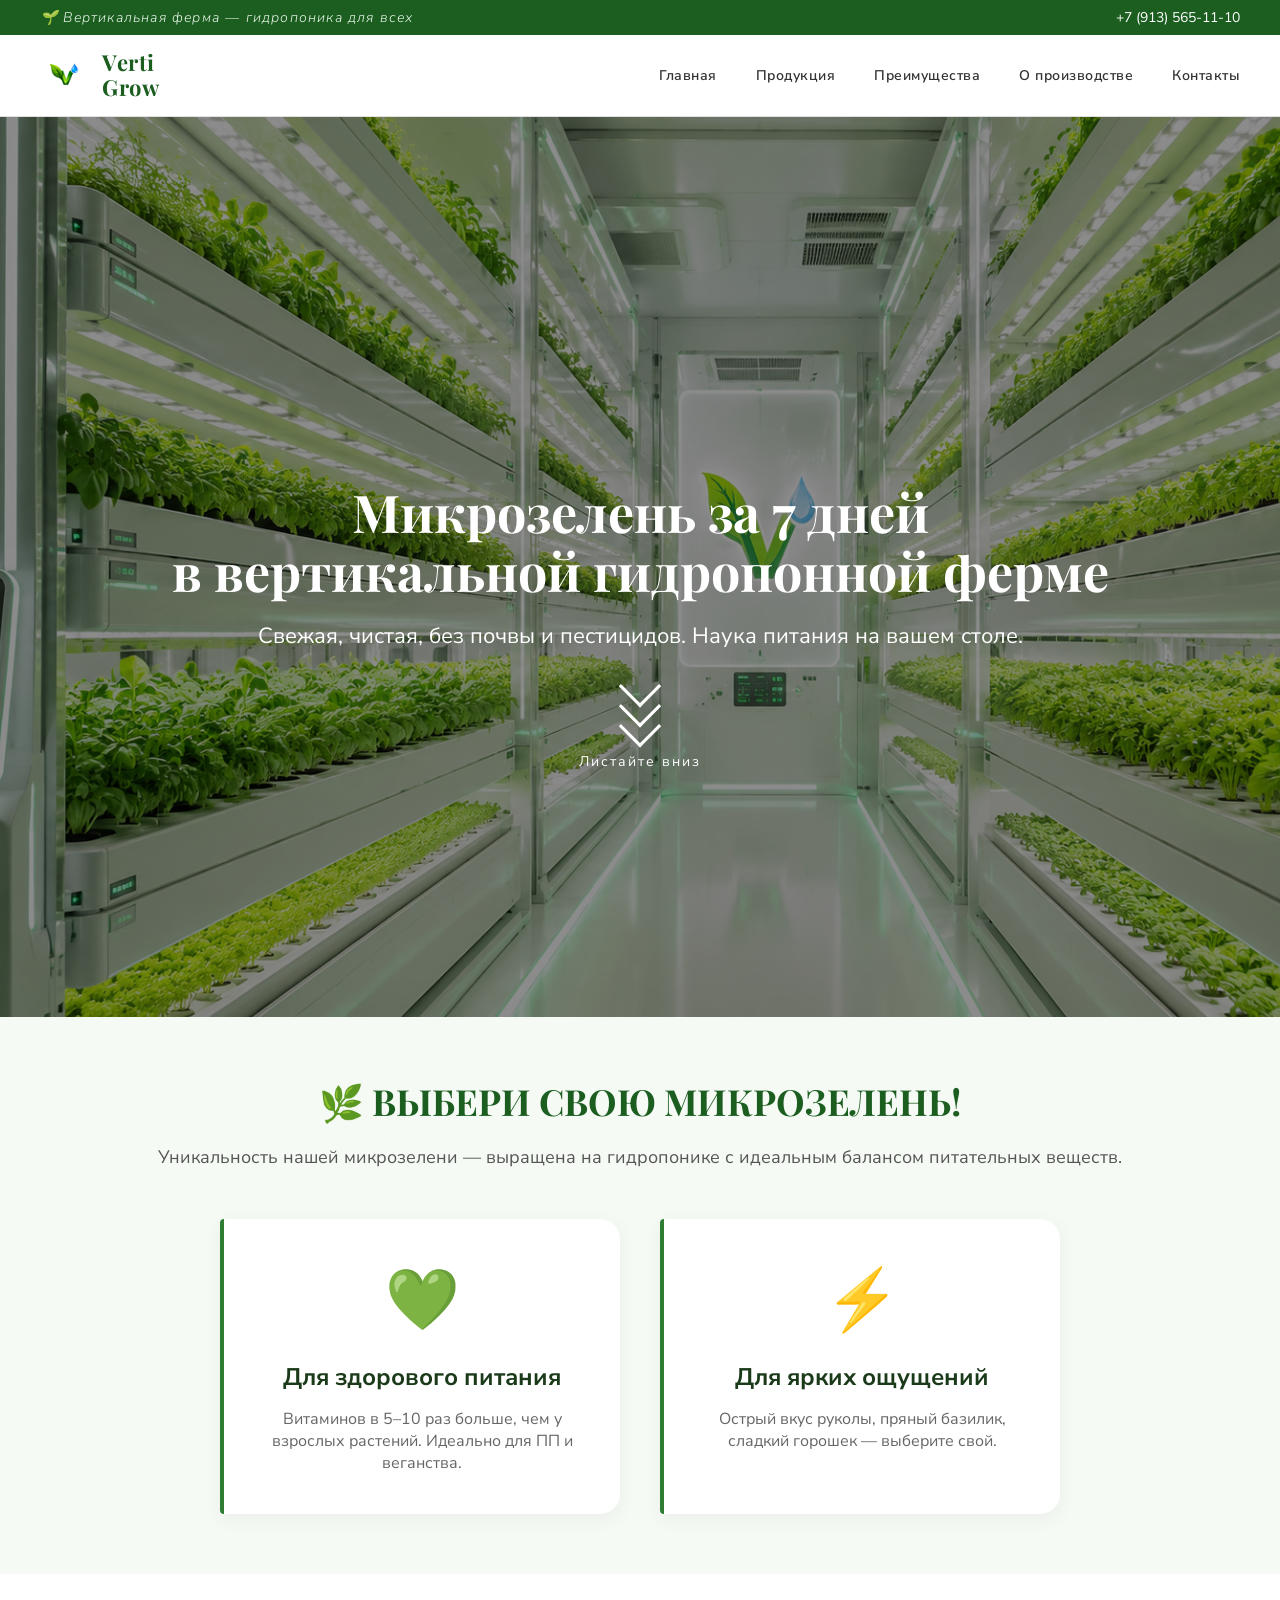
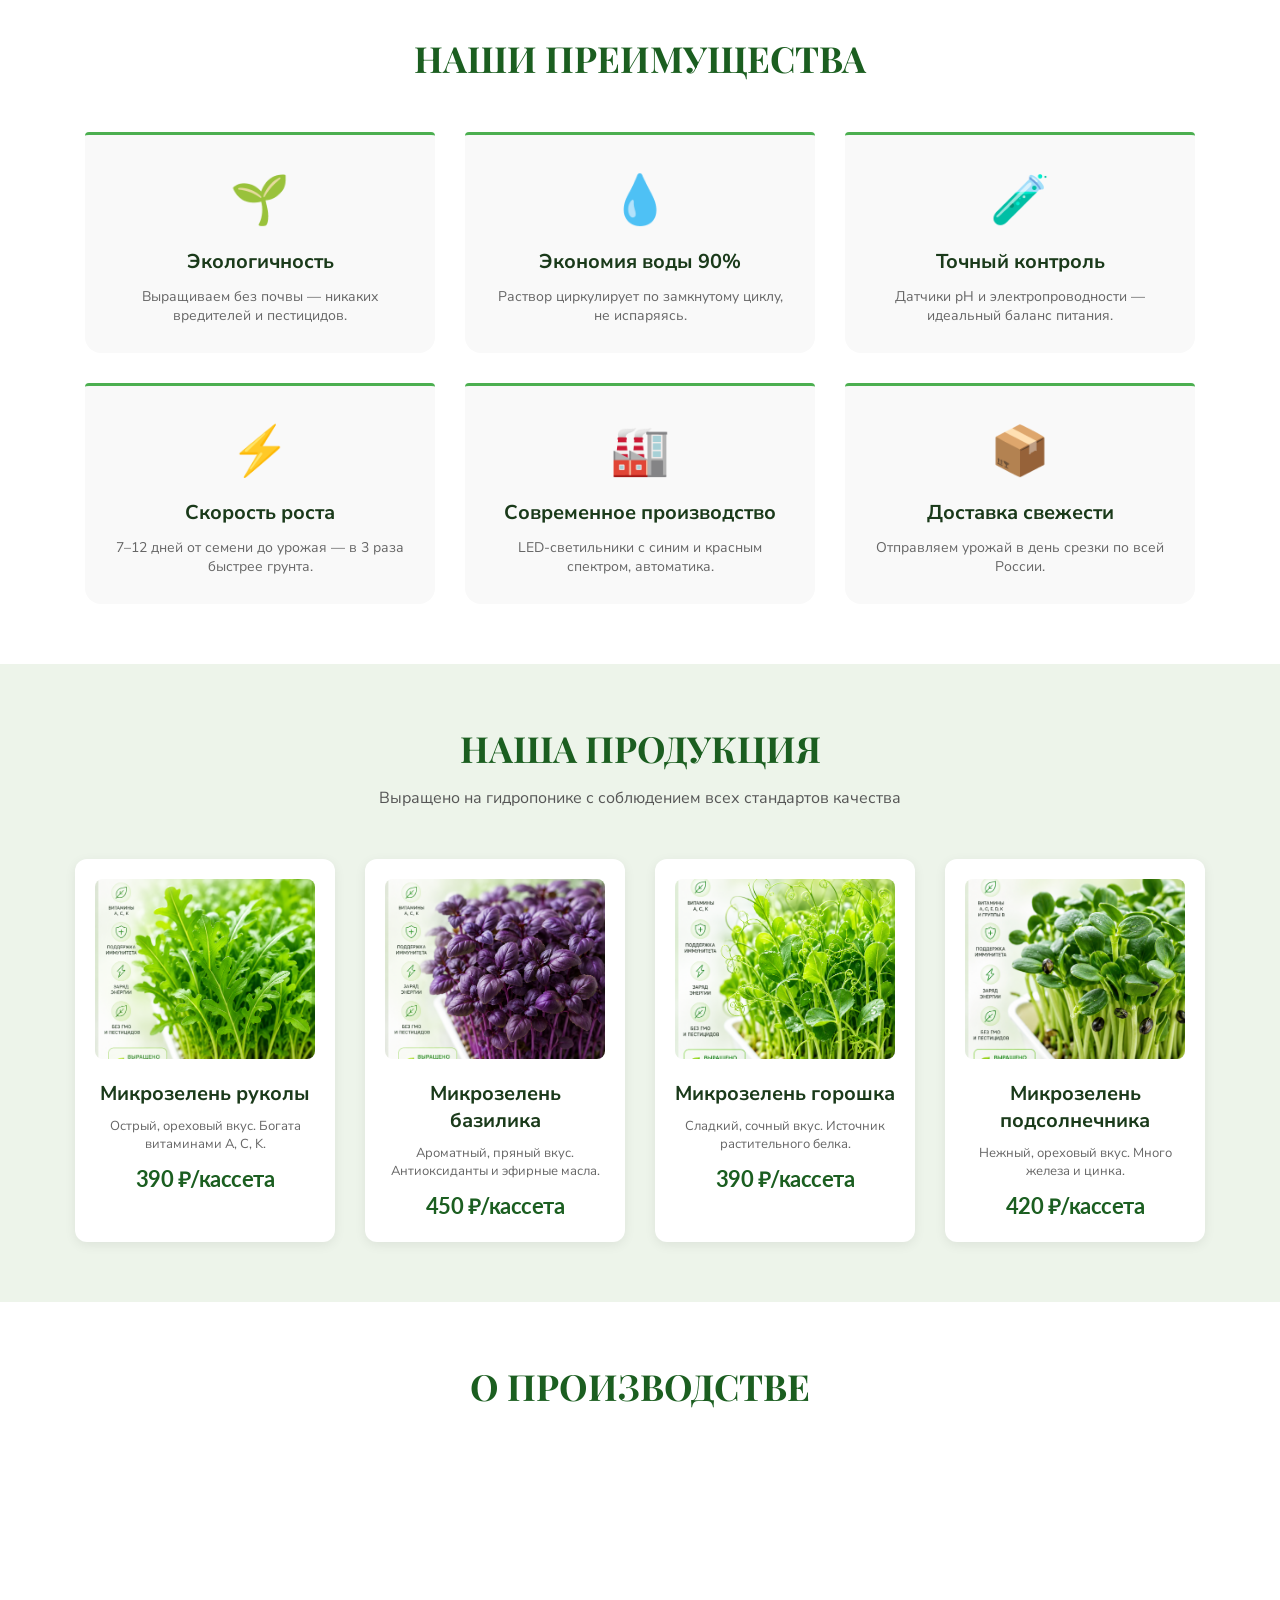
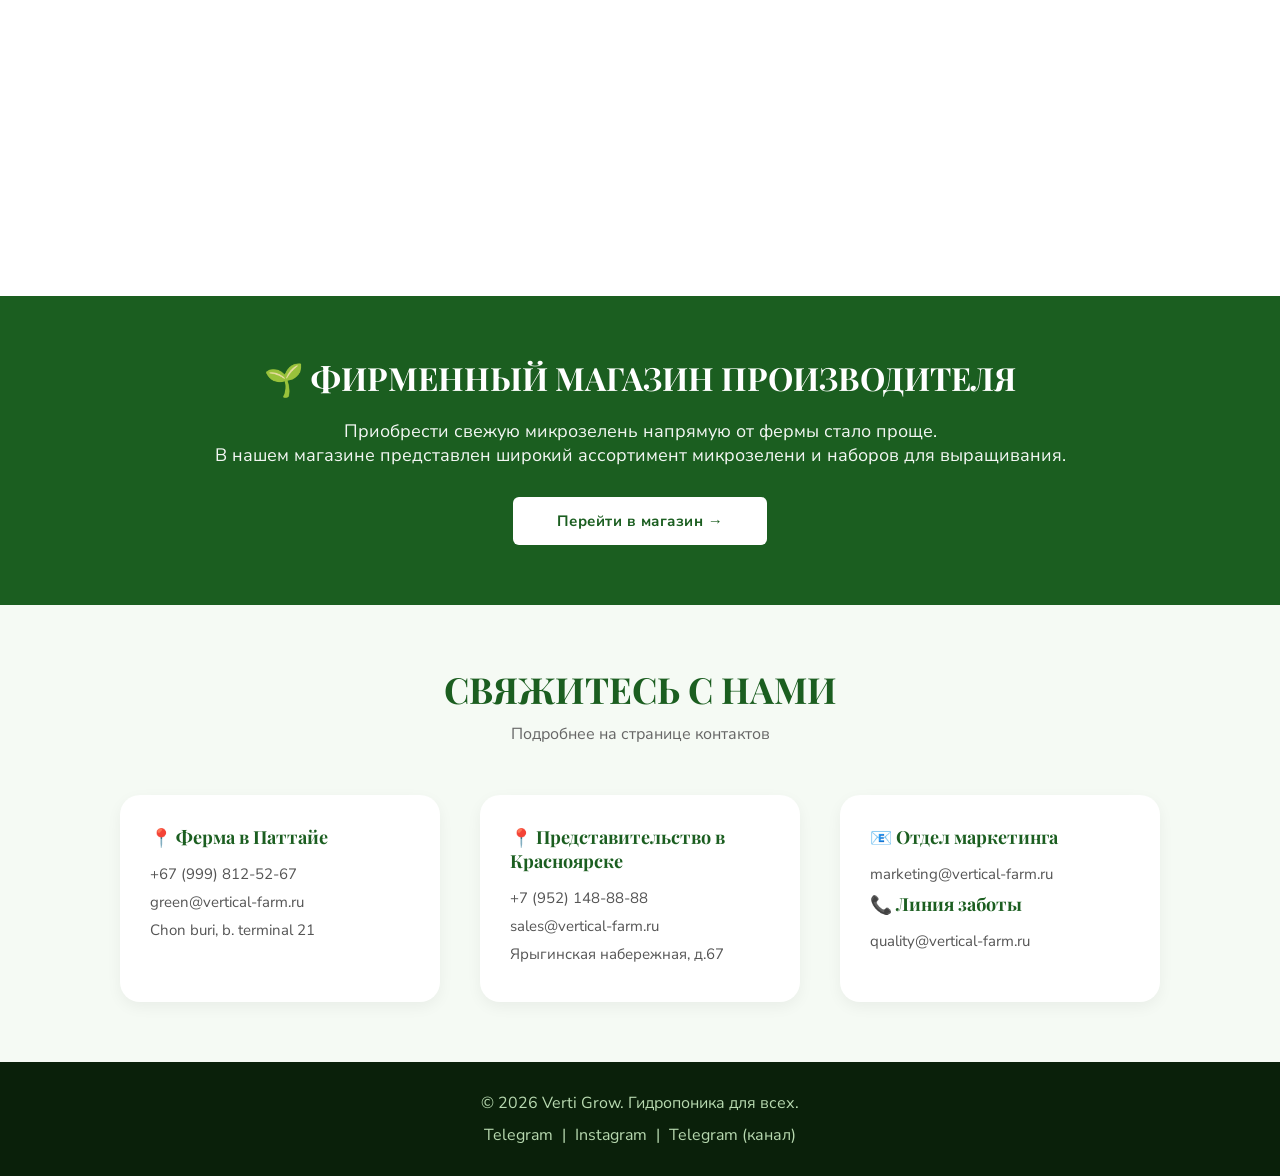
<file: index.html>
<!DOCTYPE html>
<html lang="ru">
<head>
    <meta charset="UTF-8">
    <title>Verti grow | Главная</title>
    <link rel="preconnect" href="https://fonts.googleapis.com">
    <link rel="preconnect" href="https://fonts.gstatic.com" crossorigin>
    <link href="https://fonts.googleapis.com/css2?family=Nunito+Sans:ital,opsz,wght@0,6..12,300;0,6..12,400;0,6..12,600;0,6..12,700;1,6..12,300&family=Playfair+Display:wght@600;700&family=Lato:wght@400;700&display=swap" rel="stylesheet">
    <link rel="stylesheet" href="style.css">
</head>
<body>

<!-- ВЕРХНЯЯ ПЛАНКА -->
<div id="topBar">
    <div id="topBarContainer">
        <span id="topBarText">🌱 Вертикальная ферма — гидропоника для всех</span>
        <span id="topBarPhone">+7 (913) 565-11-10</span>
    </div>
</div>

<!-- ШАПКА С ЛОГОТИПОМ И МЕНЮ -->
<div id="header">
    <div id="headerContainer">
        <div id="logo">
            <a href="index.html">
                <img src="images/logo.png" alt="Логотип">
                <span>Verti<br>Grow</span>
            </a>
        </div>
        <div id="nav">
            <a href="index.html">Главная</a>
            <a href="products.html">Продукция</a>
            <a href="advantages.html">Преимущества</a>
            <a href="about.html">О производстве</a>
            <a href="contacts.html">Контакты</a>
        </div>
    </div>
</div>

<!-- HERO-БЛОК -->
<div id="hero">
    <div id="heroOverlay"></div>
    <div id="heroContent">
        <h1>Микрозелень за 7 дней<br>в вертикальной гидропонной ферме</h1>
        <p>Свежая, чистая, без почвы и пестицидов. Наука питания на вашем столе.</p>
        <div id="scrollDown">
            <a href="#choose" id="scrollLink">
                <span></span>
                <span></span>
                <span></span>
            </a>
            <p>Листайте вниз</p>
        </div>
    </div>
</div>

<!-- БЛОК "ВЫБЕРИ СВОЙ" -->
<div id="choose">
    <div id="chooseContainer">
        <h2>🌿 ВЫБЕРИ СВОЮ МИКРОЗЕЛЕНЬ!</h2>
        <p>Уникальность нашей микрозелени — выращена на гидропонике с идеальным балансом питательных веществ.</p>
        <div id="chooseOptions">
            <div class="chooseCard">
                <div class="chooseIcon">💚</div>
                <h3>Для здорового питания</h3>
                <p>Витаминов в 5–10 раз больше, чем у взрослых растений. Идеально для ПП и веганства.</p>
            </div>
            <div class="chooseCard">
                <div class="chooseIcon">⚡</div>
                <h3>Для ярких ощущений</h3>
                <p>Острый вкус руколы, пряный базилик, сладкий горошек — выберите свой.</p>
            </div>
        </div>
    </div>
</div>

<!-- БЛОК "НАШИ ПРЕИМУЩЕСТВА" -->
<div id="advantages">
    <div id="advantagesContainer">
        <h2>НАШИ ПРЕИМУЩЕСТВА</h2>
        <div id="advantagesGrid">
            <div class="advantageItem reveal reveal-delay-1">
                <div class="advIcon">🌱</div>
                <h3>Экологичность</h3>
                <p>Выращиваем без почвы — никаких вредителей и пестицидов.</p>
            </div>
            <div class="advantageItem reveal reveal-delay-2">
                <div class="advIcon">💧</div>
                <h3>Экономия воды 90%</h3>
                <p>Раствор циркулирует по замкнутому циклу, не испаряясь.</p>
            </div>
            <div class="advantageItem reveal reveal-delay-3">
                <div class="advIcon">🧪</div>
                <h3>Точный контроль</h3>
                <p>Датчики pH и электропроводности — идеальный баланс питания.</p>
            </div>
            <div class="advantageItem reveal reveal-delay-4">
                <div class="advIcon">⚡</div>
                <h3>Скорость роста</h3>
                <p>7–12 дней от семени до урожая — в 3 раза быстрее грунта.</p>
            </div>
            <div class="advantageItem reveal reveal-delay-5">
                <div class="advIcon">🏭</div>
                <h3>Современное производство</h3>
                <p>LED-светильники с синим и красным спектром, автоматика.</p>
            </div>
            <div class="advantageItem reveal reveal-delay-6">
                <div class="advIcon">📦</div>
                <h3>Доставка свежести</h3>
                <p>Отправляем урожай в день срезки по всей России.</p>
            </div>
        </div>
    </div>
</div>

<!-- БЛОК "НАША ПРОДУКЦИЯ" -->
<div id="production">
    <div id="productionContainer">
        <h2>НАША ПРОДУКЦИЯ</h2>
        <p id="productionDesc">Выращено на гидропонике с соблюдением всех стандартов качества</p>
        <div id="productionGrid">
            <div class="productCard reveal reveal-delay-1">
                <img src="images/product1.jpg" alt="Микрозелень рукола">
                <h3>Микрозелень руколы</h3>
                <p>Острый, ореховый вкус. Богата витаминами A, C, K.</p>
                <span class="price">390 ₽/кассета</span>
            </div>
            <div class="productCard reveal reveal-delay-2">
                <img src="images/product2.jpg" alt="Микрозелень базилик">
                <h3>Микрозелень базилика</h3>
                <p>Ароматный, пряный вкус. Антиоксиданты и эфирные масла.</p>
                <span class="price">450 ₽/кассета</span>
            </div>
            <div class="productCard reveal reveal-delay-3">
                <img src="images/product3.jpg" alt="Микрозелень горошек">
                <h3>Микрозелень горошка</h3>
                <p>Сладкий, сочный вкус. Источник растительного белка.</p>
                <span class="price">390 ₽/кассета</span>
            </div>
            <div class="productCard reveal reveal-delay-4">
                <img src="images/product4.jpg" alt="Микрозелень подсолнечник">
                <h3>Микрозелень подсолнечника</h3>
                <p>Нежный, ореховый вкус. Много железа и цинка.</p>
                <span class="price">420 ₽/кассета</span>
            </div>
        </div>
    </div>
</div>

<!-- БЛОК "О ПРОИЗВОДСТВЕ" -->
<div id="about">
    <div id="aboutContainer">
        <h2>О ПРОИЗВОДСТВЕ</h2>
        <div id="aboutContent">
            <div id="aboutText" class="reveal-left">
                <p>«Вертикальная ферма» — это современное гидропонное предприятие, специализирующееся на выращивании микрозелени. Наша ферма оснащена многоярусными стеллажами с LED-освещением полного спектра и автоматической системой подачи питательного раствора.</p>
                <p>Мы производим свежую микрозелень круглый год, независимо от сезона. Наша продукция отличается высоким содержанием витаминов и минералов, чистотой и безопасностью.</p>
                <p>Все процессы на ферме сертифицированы и соответствуют стандартам качества. Мы контролируем каждый этап: от калибровки семян до упаковки готового урожая.</p>
            </div>
            <div id="aboutImage" class="reveal-right">
                <img src="images/farm1.jpg" alt="Вертикальная ферма">
            </div>
        </div>
    </div>
</div>

<!-- БЛОК "ФИРМЕННЫЙ МАГАЗИН" -->
<div id="store">
    <div id="storeContainer">
        <h2>🌱 ФИРМЕННЫЙ МАГАЗИН ПРОИЗВОДИТЕЛЯ</h2>
        <p>Приобрести свежую микрозелень напрямую от фермы стало проще.<br>В нашем магазине представлен широкий ассортимент микрозелени и наборов для выращивания.</p>
        <a href="products.html">Перейти в магазин →</a>
    </div>
</div>

<!-- БЛОК КОНТАКТОВ -->
<div id="contacts">
    <div id="contactsContainer">
        <h2>СВЯЖИТЕСЬ С НАМИ</h2>
        <p>Подробнее на странице контактов</p>
        <div id="contactsGrid">
            <div class="contactCard">
                <h3>📍 Ферма в Паттайе</h3>
                <p>+67 (999) 812-52-67</p>
                <p>green@vertical-farm.ru</p>
                <p>Chon buri, b. terminal 21</p>
            </div>
            <div class="contactCard">
                <h3>📍 Представительство в Красноярске</h3>
                <p>+7 (952) 148-88-88</p>
                <p>sales@vertical-farm.ru</p>
                <p>Ярыгинская набережная, д.67</p>
            </div>
            <div class="contactCard">
                <h3>📧 Отдел маркетинга</h3>
                <p>marketing@vertical-farm.ru</p>
                <h3>📞 Линия заботы</h3>
                <p>quality@vertical-farm.ru</p>
            </div>
        </div>
    </div>
</div>

<!-- ПОДВАЛ -->
<div id="footer">
    <div id="footerContainer">
        <p>© 2026 Verti Grow. Гидропоника для всех.</p>
        <div id="socials">
            <a href="https://t.me/bobafn52" target="_blank">Telegram</a> | 
            <a href="https://www.instagram.com/washed.boba" target="_blank">Instagram</a> | 
            <a href="https://t.me/maslumbabaland" target="_blank">Telegram (канал)</a>
        </div>
    </div>
</div>

<script>
  (function () {
    var els = document.querySelectorAll('.reveal, .reveal-left, .reveal-right');
    if (!els.length) return;
    var io = new IntersectionObserver(function (entries) {
      entries.forEach(function (e) {
        if (e.isIntersecting) {
          e.target.classList.add('visible');
          io.unobserve(e.target);
        }
      });
    }, { threshold: 0.12 });
    els.forEach(function (el) { io.observe(el); });
  })();
</script>
</body>
</html>
</file>
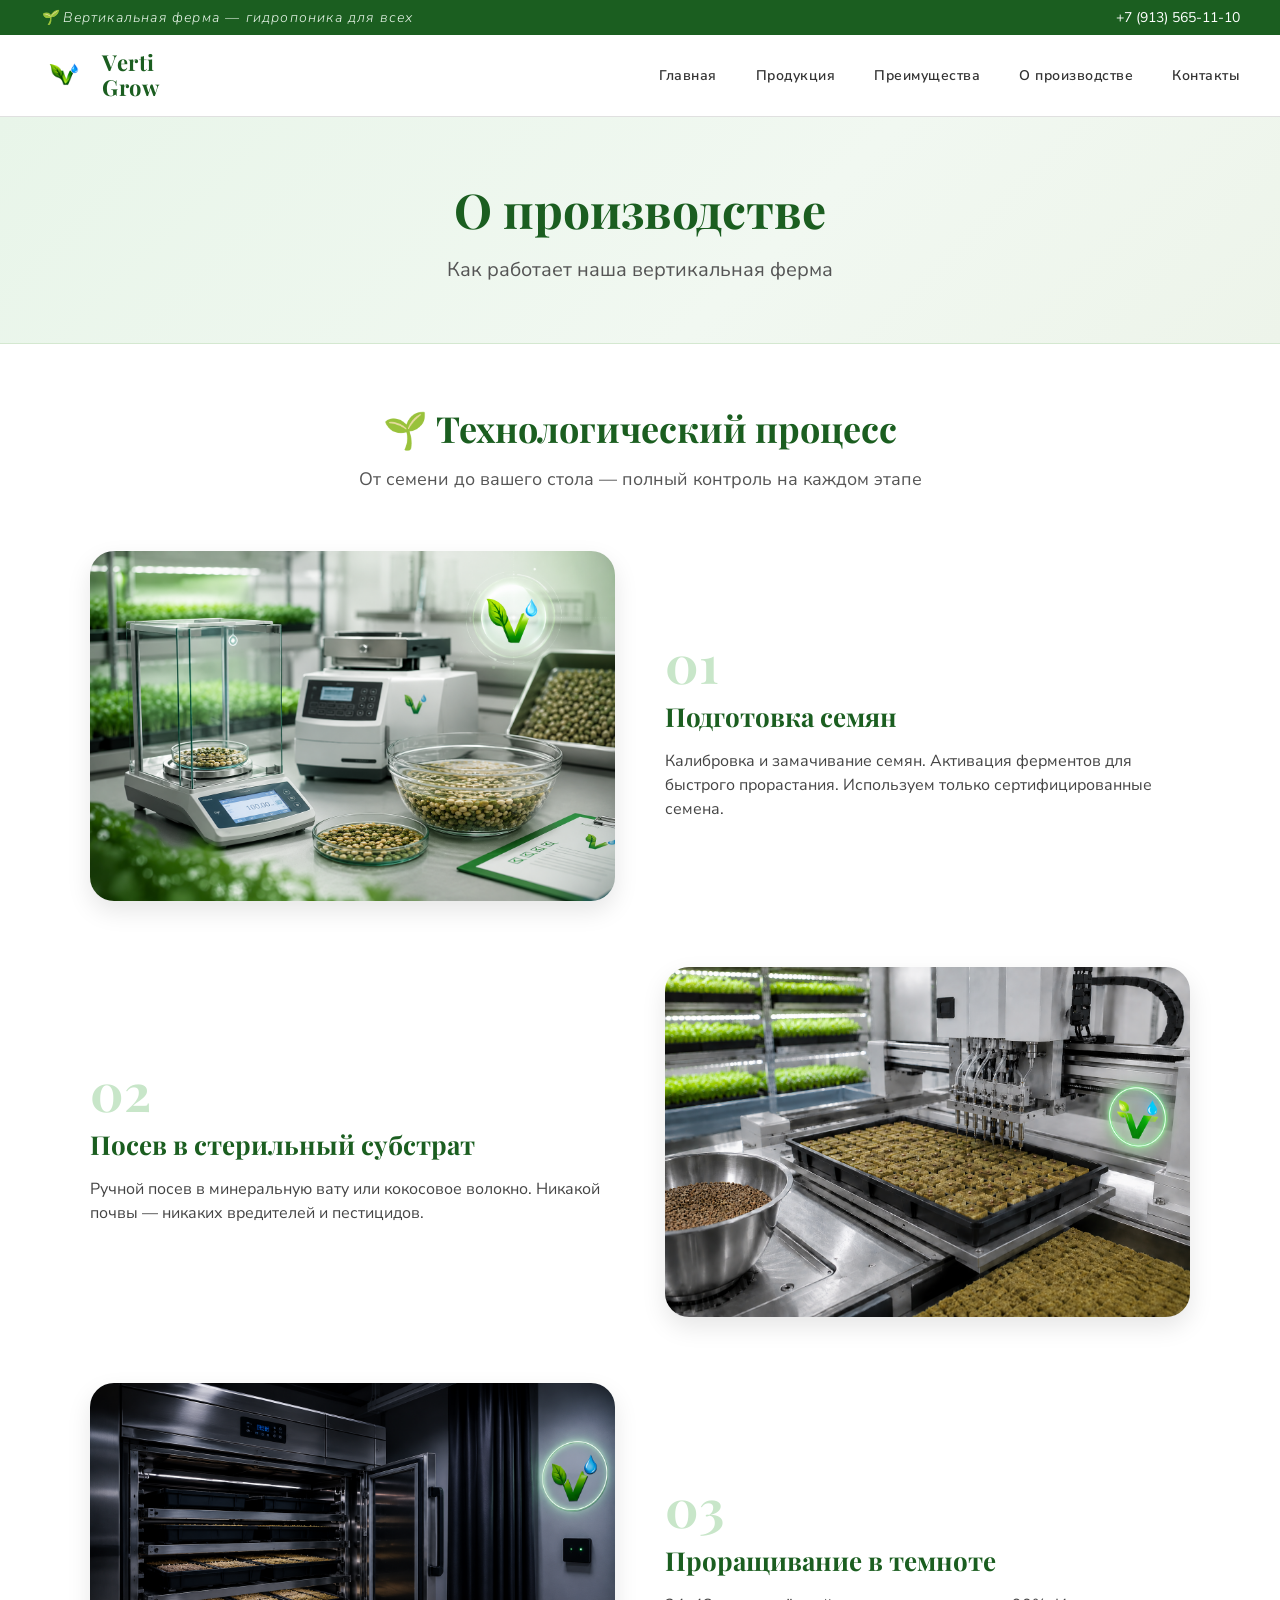
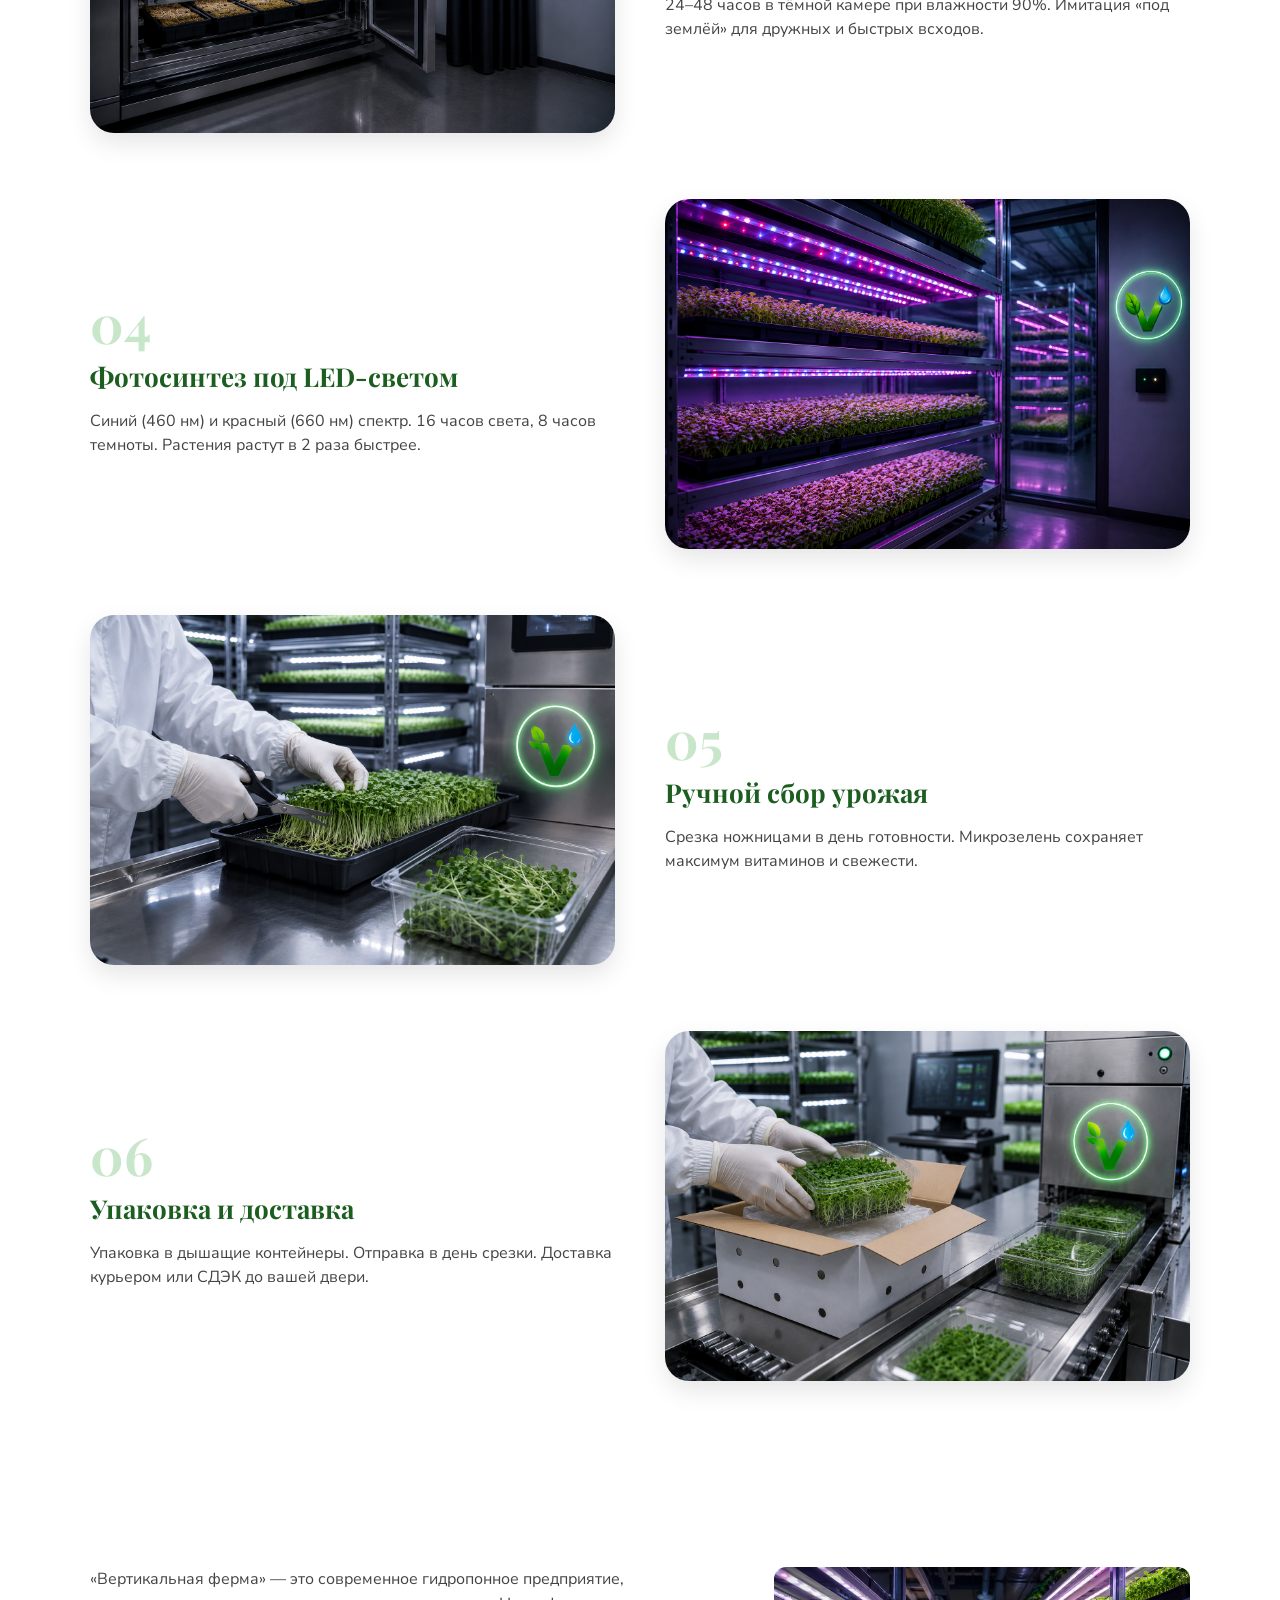
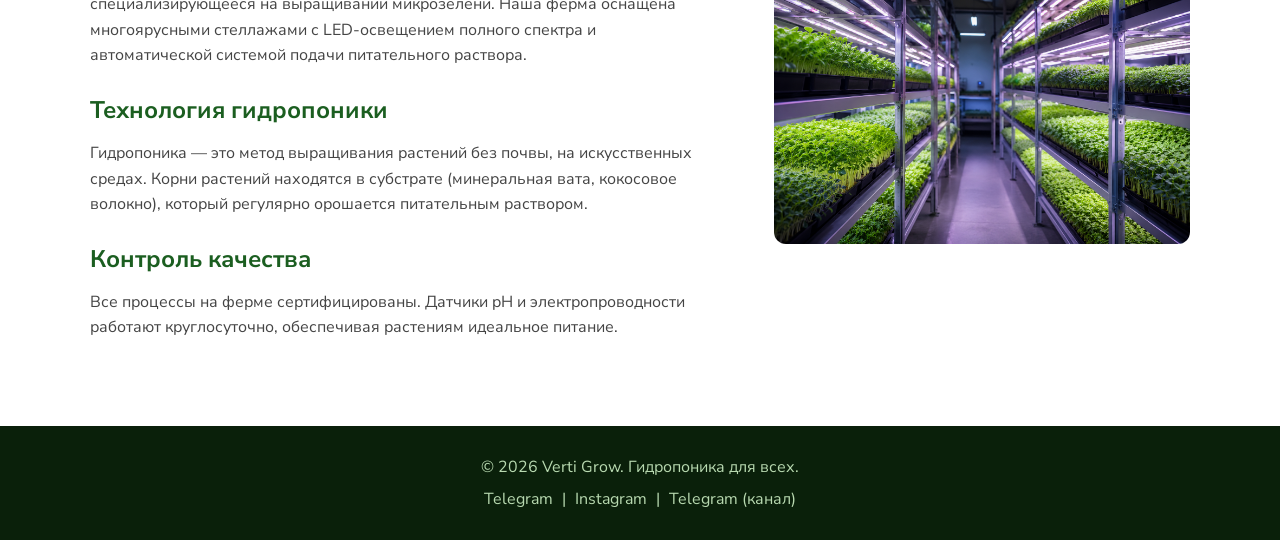
<file: about.html>
<!DOCTYPE html>
<html lang="ru">
<head>
    <meta charset="UTF-8">
    <title>О производстве | Вертикальная ферма</title>
    <link rel="preconnect" href="https://fonts.googleapis.com">
    <link rel="preconnect" href="https://fonts.gstatic.com" crossorigin>
    <link href="https://fonts.googleapis.com/css2?family=Nunito+Sans:ital,opsz,wght@0,6..12,300;0,6..12,400;0,6..12,600;0,6..12,700;1,6..12,300&family=Playfair+Display:wght@600;700&family=Lato:wght@400;700&display=swap" rel="stylesheet">
    <link rel="stylesheet" href="style.css">
</head>
<body>

<!-- ВЕРХНЯЯ ПЛАНКА -->
<div id="topBar">
    <div id="topBarContainer">
        <span id="topBarText">🌱 Вертикальная ферма — гидропоника для всех</span>
        <span id="topBarPhone">+7 (913) 565-11-10</span>
    </div>
</div>

<!-- ШАПКА С МЕНЮ -->
<div id="header">
    <div id="headerContainer">
        <div id="logo">
            <a href="index.html">
                <img src="images/logo.png" alt="Логотип">
                <span>Verti<br>Grow</span>
            </a>
        </div>
        <div id="nav">
            <a href="index.html">Главная</a>
            <a href="products.html">Продукция</a>
            <a href="advantages.html">Преимущества</a>
            <a href="about.html">О производстве</a>
            <a href="contacts.html">Контакты</a>
        </div>
    </div>
</div>

<!-- ЗАГОЛОВОК СТРАНИЦЫ -->
<div id="pageHeader">
    <div id="pageHeaderContainer">
        <h1>О производстве</h1>
        <p>Как работает наша вертикальная ферма</p>
    </div>
</div>

<!-- ТЕХНОЛОГИЧЕСКИЙ ПРОЦЕСС (6 ШАГОВ) -->
<div id="techProcess">
    <div id="techProcessContainer">
        <h2>🌱 Технологический процесс</h2>
        <p>От семени до вашего стола — полный контроль на каждом этапе</p>

        <div class="techStep reveal">
            <div class="techStepImage">
                <img src="images/step1.jpg" alt="Подготовка семян">
            </div>
            <div class="techStepContent">
                <span class="techStepNumber">01</span>
                <h3>Подготовка семян</h3>
                <p>Калибровка и замачивание семян. Активация ферментов для быстрого прорастания. Используем только сертифицированные семена.</p>
            </div>
        </div>

        <div class="techStep reveal">
            <div class="techStepImage">
                <img src="images/step2.jpg" alt="Посев в субстрат">
            </div>
            <div class="techStepContent">
                <span class="techStepNumber">02</span>
                <h3>Посев в стерильный субстрат</h3>
                <p>Ручной посев в минеральную вату или кокосовое волокно. Никакой почвы — никаких вредителей и пестицидов.</p>
            </div>
        </div>

        <div class="techStep reveal">
            <div class="techStepImage">
                <img src="images/step3.jpg" alt="Проращивание в темноте">
            </div>
            <div class="techStepContent">
                <span class="techStepNumber">03</span>
                <h3>Проращивание в темноте</h3>
                <p>24–48 часов в тёмной камере при влажности 90%. Имитация «под землёй» для дружных и быстрых всходов.</p>
            </div>
        </div>

        <div class="techStep reveal">
            <div class="techStepImage">
                <img src="images/step4.jpg" alt="Под LED-светом">
            </div>
            <div class="techStepContent">
                <span class="techStepNumber">04</span>
                <h3>Фотосинтез под LED-светом</h3>
                <p>Синий (460 нм) и красный (660 нм) спектр. 16 часов света, 8 часов темноты. Растения растут в 2 раза быстрее.</p>
            </div>
        </div>

        <div class="techStep reveal">
            <div class="techStepImage">
                <img src="images/step5.jpg" alt="Урожай">
            </div>
            <div class="techStepContent">
                <span class="techStepNumber">05</span>
                <h3>Ручной сбор урожая</h3>
                <p>Срезка ножницами в день готовности. Микрозелень сохраняет максимум витаминов и свежести.</p>
            </div>
        </div>

        <div class="techStep reveal">
            <div class="techStepImage">
                <img src="images/step6.jpg" alt="Упаковка и доставка">
            </div>
            <div class="techStepContent">
                <span class="techStepNumber">06</span>
                <h3>Упаковка и доставка</h3>
                <p>Упаковка в дышащие контейнеры. Отправка в день срезки. Доставка курьером или СДЭК до вашей двери.</p>
            </div>
        </div>
    </div>
</div>

<!-- БЛОК С ФОТО ФЕРМЫ -->
<div id="aboutFull">
    <div id="aboutFullContainer">
        <div id="aboutFullText" class="reveal-left">
            <p>«Вертикальная ферма» — это современное гидропонное предприятие, специализирующееся на выращивании микрозелени. Наша ферма оснащена многоярусными стеллажами с LED-освещением полного спектра и автоматической системой подачи питательного раствора.</p>
            <h3>Технология гидропоники</h3>
            <p>Гидропоника — это метод выращивания растений без почвы, на искусственных средах. Корни растений находятся в субстрате (минеральная вата, кокосовое волокно), который регулярно орошается питательным раствором.</p>
            <h3>Контроль качества</h3>
            <p>Все процессы на ферме сертифицированы. Датчики pH и электропроводности работают круглосуточно, обеспечивая растениям идеальное питание.</p>
        </div>
        <div id="aboutFullImage" class="reveal-right">
            <img src="images/farm1.jpg" alt="Вертикальная ферма">
        </div>
    </div>
</div>

<!-- ПОДВАЛ -->
<div id="footer">
    <div id="footerContainer">
        <p>© 2026 Verti Grow. Гидропоника для всех.</p>
        <div id="socials">
            <a href="https://t.me/bobafn52" target="_blank">Telegram</a> | 
            <a href="https://www.instagram.com/washed.boba" target="_blank">Instagram</a> | 
            <a href="https://t.me/maslumbabaland" target="_blank">Telegram (канал)</a>
        </div>
    </div>
</div>

<script>
  (function () {
    var els = document.querySelectorAll('.reveal, .reveal-left, .reveal-right');
    if (!els.length) return;
    var io = new IntersectionObserver(function (entries) {
      entries.forEach(function (e) {
        if (e.isIntersecting) {
          e.target.classList.add('visible');
          io.unobserve(e.target);
        }
      });
    }, { threshold: 0.12 });
    els.forEach(function (el) { io.observe(el); });
  })();
</script>
</body>
</html>
</file>
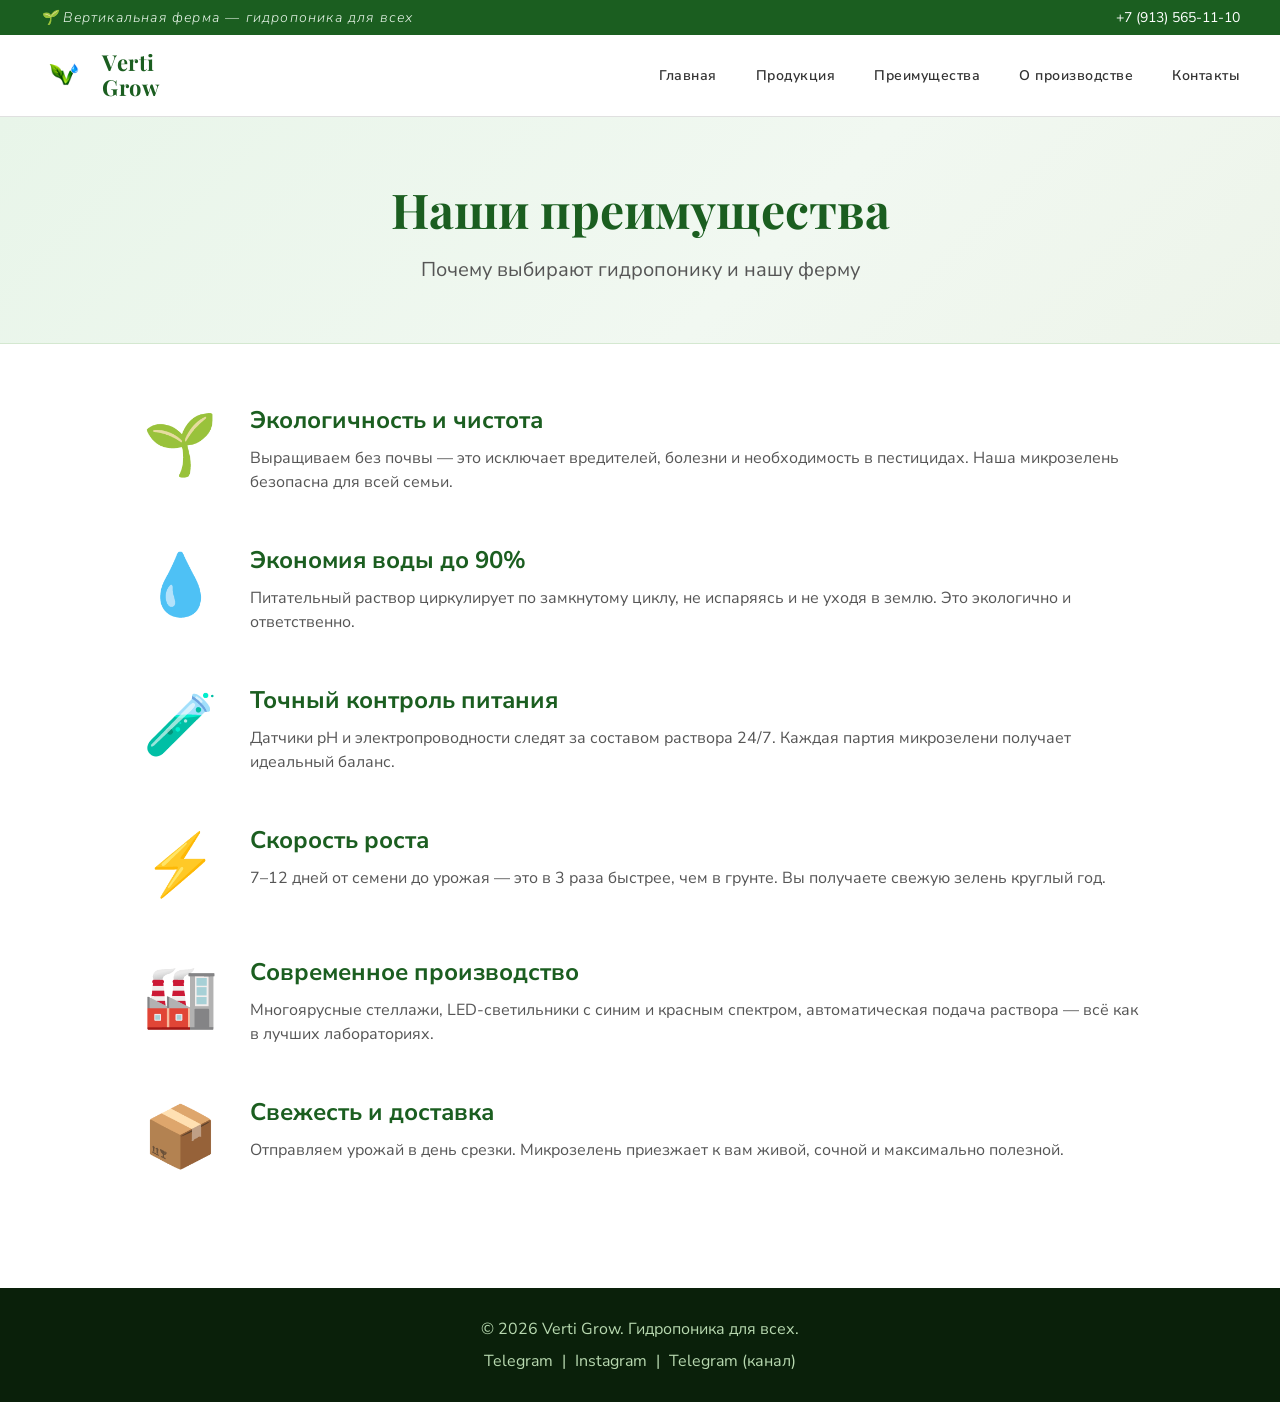
<file: advantages.html>
<!DOCTYPE html>
<html lang="ru">
<head>
    <meta charset="UTF-8">
    <title>Преимущества | Вертикальная ферма</title>
    <link rel="preconnect" href="https://fonts.googleapis.com">
    <link rel="preconnect" href="https://fonts.gstatic.com" crossorigin>
    <link href="https://fonts.googleapis.com/css2?family=Nunito+Sans:ital,opsz,wght@0,6..12,300;0,6..12,400;0,6..12,600;0,6..12,700;1,6..12,300&family=Playfair+Display:wght@600;700&family=Lato:wght@400;700&display=swap" rel="stylesheet">
    <link rel="stylesheet" href="style.css">
</head>
<body>

<!-- ВЕРХНЯЯ ПЛАНКА -->
<div id="topBar">
    <div id="topBarContainer">
        <span id="topBarText">🌱 Вертикальная ферма — гидропоника для всех</span>
        <span id="topBarPhone">+7 (913) 565-11-10</span>
    </div>
</div>

<!-- ШАПКА С МЕНЮ -->
<div id="header">
    <div id="headerContainer">
        <div id="logo">
            <a href="index.html">
                <img src="images/logo.png" alt="Логотип">
                <span>Verti<br>Grow</span>
            </a>
        </div>
        <div id="nav">
            <a href="index.html">Главная</a>
            <a href="products.html">Продукция</a>
            <a href="advantages.html">Преимущества</a>
            <a href="about.html">О производстве</a>
            <a href="contacts.html">Контакты</a>
        </div>
    </div>
</div>

<!-- ЗАГОЛОВОК СТРАНИЦЫ -->
<div id="pageHeader">
    <div id="pageHeaderContainer">
        <h1>Наши преимущества</h1>
        <p>Почему выбирают гидропонику и нашу ферму</p>
    </div>
</div>

<!-- ПРЕИМУЩЕСТВА (полный список) -->
<div id="advantagesFull">
    <div id="advantagesFullContainer">
        <div class="advantageFullItem reveal">
            <div class="advFullIcon">🌱</div>
            <div class="advFullText">
                <h3>Экологичность и чистота</h3>
                <p>Выращиваем без почвы — это исключает вредителей, болезни и необходимость в пестицидах. Наша микрозелень безопасна для всей семьи.</p>
            </div>
        </div>
        <div class="advantageFullItem reveal">
            <div class="advFullIcon">💧</div>
            <div class="advFullText">
                <h3>Экономия воды до 90%</h3>
                <p>Питательный раствор циркулирует по замкнутому циклу, не испаряясь и не уходя в землю. Это экологично и ответственно.</p>
            </div>
        </div>
        <div class="advantageFullItem reveal">
            <div class="advFullIcon">🧪</div>
            <div class="advFullText">
                <h3>Точный контроль питания</h3>
                <p>Датчики pH и электропроводности следят за составом раствора 24/7. Каждая партия микрозелени получает идеальный баланс.</p>
            </div>
        </div>
        <div class="advantageFullItem reveal">
            <div class="advFullIcon">⚡</div>
            <div class="advFullText">
                <h3>Скорость роста</h3>
                <p>7–12 дней от семени до урожая — это в 3 раза быстрее, чем в грунте. Вы получаете свежую зелень круглый год.</p>
            </div>
        </div>
        <div class="advantageFullItem reveal">
            <div class="advFullIcon">🏭</div>
            <div class="advFullText">
                <h3>Современное производство</h3>
                <p>Многоярусные стеллажи, LED-светильники с синим и красным спектром, автоматическая подача раствора — всё как в лучших лабораториях.</p>
            </div>
        </div>
        <div class="advantageFullItem reveal">
            <div class="advFullIcon">📦</div>
            <div class="advFullText">
                <h3>Свежесть и доставка</h3>
                <p>Отправляем урожай в день срезки. Микрозелень приезжает к вам живой, сочной и максимально полезной.</p>
            </div>
        </div>
    </div>
</div>

<!-- ПОДВАЛ -->
<div id="footer">
    <div id="footerContainer">
        <p>© 2026 Verti Grow. Гидропоника для всех.</p>
        <div id="socials">
            <a href="https://t.me/bobafn52" target="_blank">Telegram</a> | 
            <a href="https://www.instagram.com/washed.boba" target="_blank">Instagram</a> | 
            <a href="https://t.me/maslumbabaland" target="_blank">Telegram (канал)</a>
        </div>
    </div>
</div>

<script>
  (function () {
    var els = document.querySelectorAll('.reveal, .reveal-left, .reveal-right');
    if (!els.length) return;
    var io = new IntersectionObserver(function (entries) {
      entries.forEach(function (e) {
        if (e.isIntersecting) {
          e.target.classList.add('visible');
          io.unobserve(e.target);
        }
      });
    }, { threshold: 0.12 });
    els.forEach(function (el) { io.observe(el); });
  })();
</script>
</body>
</html>
</file>
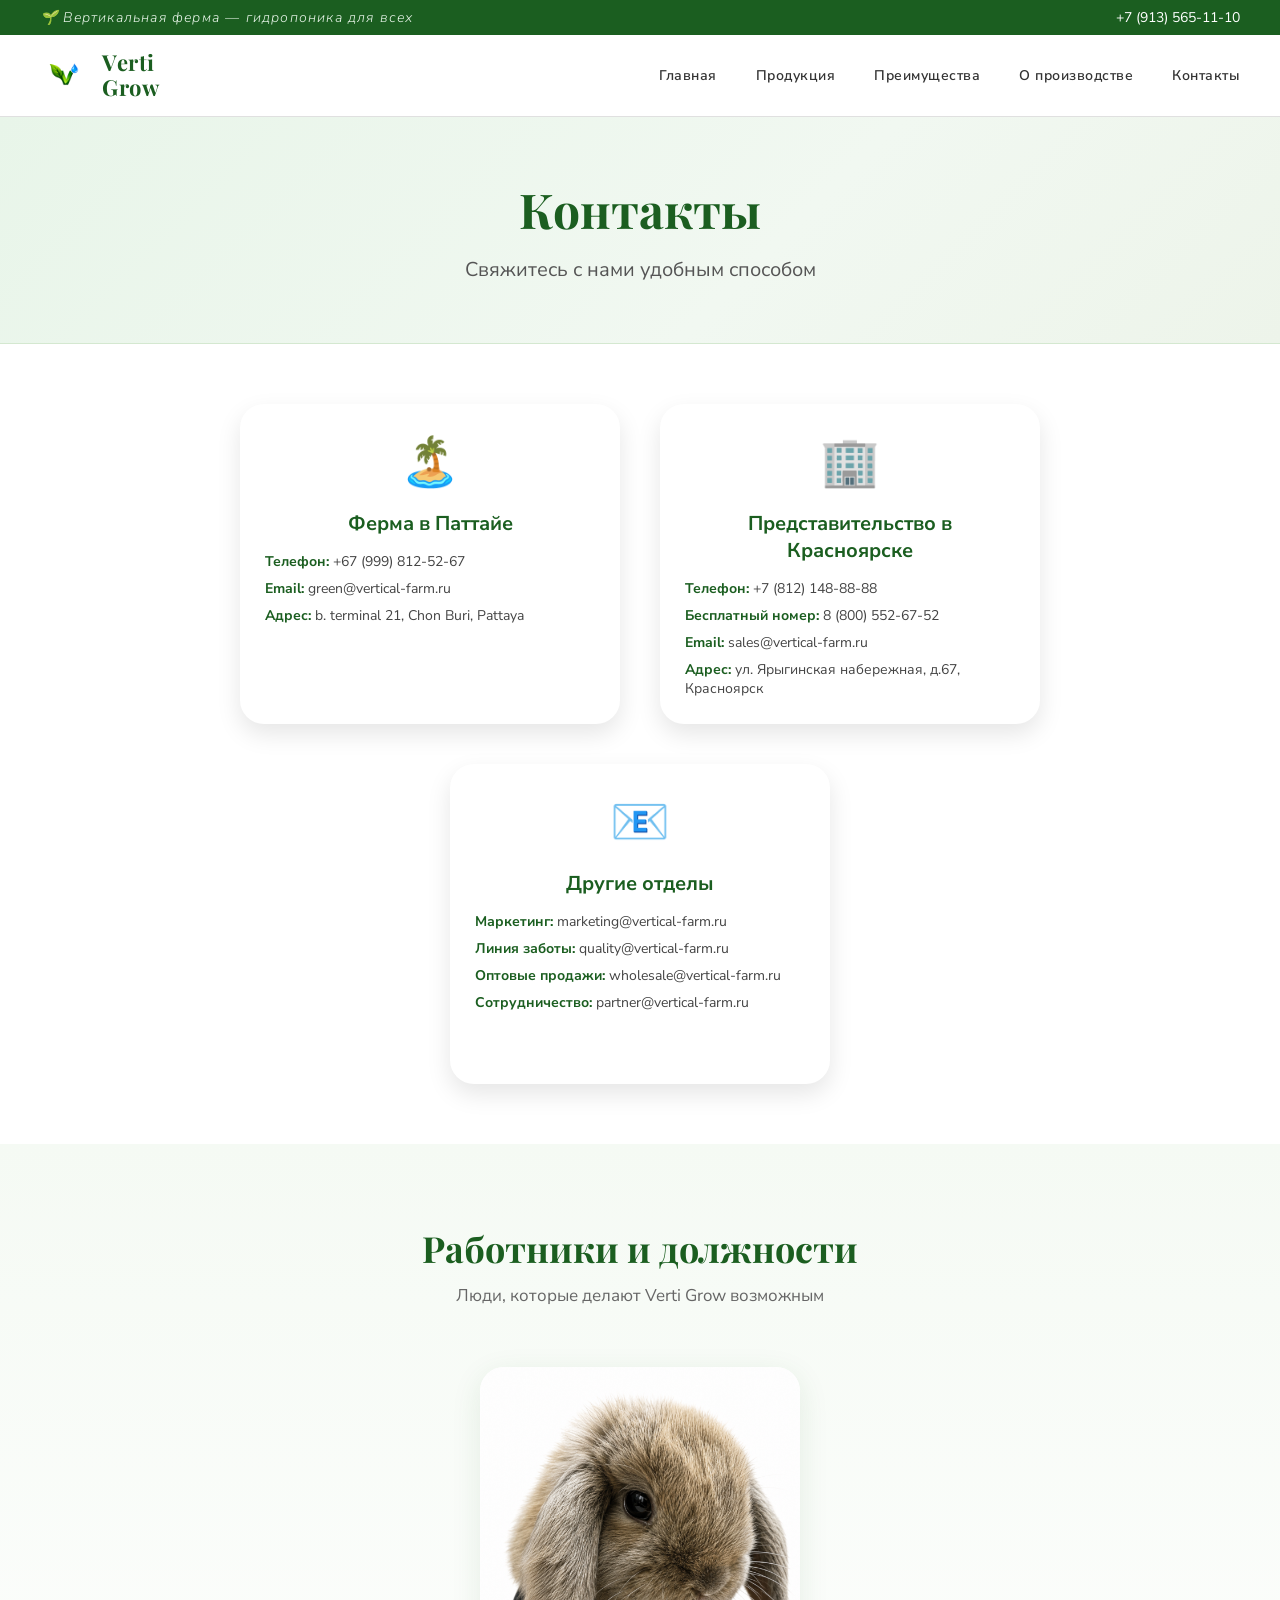
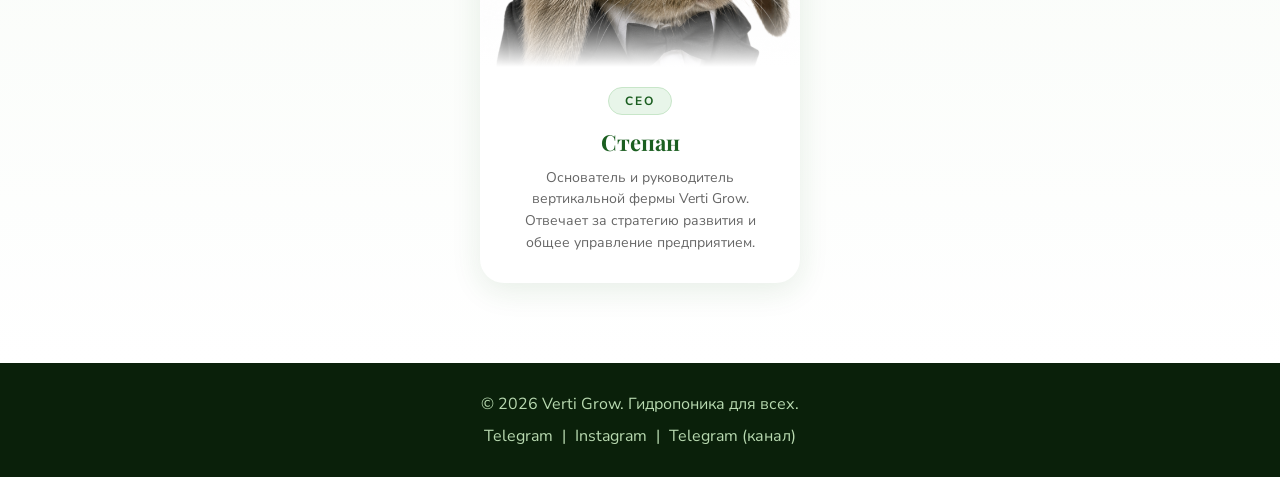
<file: contacts.html>
<!DOCTYPE html>
<html lang="ru">
<head>
    <meta charset="UTF-8">
    <title>Контакты | Verti Grow</title>
    <link rel="preconnect" href="https://fonts.googleapis.com">
    <link rel="preconnect" href="https://fonts.gstatic.com" crossorigin>
    <link href="https://fonts.googleapis.com/css2?family=Nunito+Sans:ital,opsz,wght@0,6..12,300;0,6..12,400;0,6..12,600;0,6..12,700;1,6..12,300&family=Playfair+Display:wght@600;700&family=Lato:wght@400;700&display=swap" rel="stylesheet">
    <link rel="stylesheet" href="style.css">
</head>
<body>

<!-- ВЕРХНЯЯ ПЛАНКА -->
<div id="topBar">
    <div id="topBarContainer">
        <span id="topBarText">🌱 Вертикальная ферма — гидропоника для всех</span>
        <span id="topBarPhone">+7 (913) 565-11-10</span>
    </div>
</div>

<!-- ШАПКА С МЕНЮ -->
<div id="header">
    <div id="headerContainer">
        <div id="logo">
            <a href="index.html">
                <img src="images/logo.png" alt="Логотип">
                <span>Verti<br>Grow</span>
            </a>
        </div>
        <div id="nav">
            <a href="index.html">Главная</a>
            <a href="products.html">Продукция</a>
            <a href="advantages.html">Преимущества</a>
            <a href="about.html">О производстве</a>
            <a href="contacts.html">Контакты</a>
        </div>
    </div>
</div>

<!-- ЗАГОЛОВОК СТРАНИЦЫ -->
<div id="pageHeader">
    <div id="pageHeaderContainer">
        <h1>Контакты</h1>
        <p>Свяжитесь с нами удобным способом</p>
    </div>
</div>

<!-- КОНТАКТЫ С ИНТЕРАКТИВНЫМИ КАРТОЧКАМИ -->
<div id="contactsFull">
    <div id="contactsFullContainer">

        <div class="contactInteractiveCard reveal reveal-delay-1">
            <div class="contactCardFront">
                <div class="contactIcon">🏝️</div>
                <h3>Ферма в Паттайе</h3>
                <p><strong>Телефон:</strong> +67 (999) 812-52-67</p>
                <p><strong>Email:</strong> green@vertical-farm.ru</p>
                <p><strong>Адрес:</strong> b. terminal 21, Chon Buri, Pattaya</p>
                
            </div>
            <div class="contactCardHover">
                <h3>📋 Подробнее о ферме</h3>
                <p>✅ Круглогодичное выращивание микрозелени</p>
                <p>✅ Экскурсии по ферме по субботам (по записи)</p>
                <p>✅ Самовывоз заказов с 9:00 до 20:00</p>
                <p>✅ Работаем без выходных</p>
                <p>✅ Бесплатная парковка для клиентов</p>
                <p>📅 Ближайшая экскурсия: каждую субботу в 12:00</p>
            </div>
        </div>

        <div class="contactInteractiveCard reveal reveal-delay-2">
            <div class="contactCardFront">
                <div class="contactIcon">🏢</div>
                <h3>Представительство в Красноярске</h3>
                <p><strong>Телефон:</strong> +7 (812) 148-88-88</p>
                <p><strong>Бесплатный номер:</strong> 8 (800) 552-67-52</p>
                <p><strong>Email:</strong> sales@vertical-farm.ru</p>
                <p><strong>Адрес:</strong> ул. Ярыгинская набережная, д.67, Красноярск</p>
                
            </div>
            <div class="contactCardHover">
                <h3>📋 Подробнее о представительстве</h3>
                <p>✅ Оптовые поставки от 10 кассет</p>
                <p>✅ Доставка по Красноярску и краю в день заказа</p>
                <p>✅ Рестораны и кафе — специальные условия</p>
                <p>✅ Офис работает ПН-ПТ с 10:00 до 19:00</p>
                <p>✅ Возможен выезд менеджера для презентации</p>
                <p>🎁 Первая партия со скидкой 15% для новых партнёров</p>
            </div>
        </div>

        <div class="contactInteractiveCard reveal reveal-delay-3">
            <div class="contactCardFront">
                <div class="contactIcon">📧</div>
                <h3>Другие отделы</h3>
                <p><strong>Маркетинг:</strong> marketing@vertical-farm.ru</p>
                <p><strong>Линия заботы:</strong> quality@vertical-farm.ru</p>
                <p><strong>Оптовые продажи:</strong> wholesale@vertical-farm.ru</p>
                <p><strong>Сотрудничество:</strong> partner@vertical-farm.ru</p>
        
            </div>
            <div class="contactCardHover">
                <h3>📋 Режим работы отделов</h3>
                <p>📞 Маркетинг: ПН-ПТ 10:00-18:00</p>
                <p>🛡️ Линия заботы: Ежедневно 9:00-21:00</p>
                <p>📦 Оптовые продажи: ПН-ПТ 9:00-20:00</p>
                <p>🤝 Сотрудничество: По предварительной записи</p>
                <p>⏱️ Время ответа на email: до 2 часов в рабочие дни</p>
            </div>
        </div>

    </div>
</div>

<!-- БЛОК "РАБОТНИКИ И ДОЛЖНОСТИ" -->
<div id="teamSection">
    <div id="teamContainer">
        <h2>Работники и должности</h2>
        <p>Люди, которые делают Verti Grow возможным</p>
        <div id="teamGrid">
            <div class="teamCard reveal">
                <div class="teamPhotoWrap">
                    <img src="images/team-ceo.jpg" alt="CEO">
                    <div class="teamPhotoOverlay"></div>
                </div>
                <div class="teamInfo">
                    <span class="teamRole">CEO</span>
                    <h3>Степан</h3>
                    <p>Основатель и руководитель вертикальной фермы Verti Grow. Отвечает за стратегию развития и общее управление предприятием.</p>
                </div>
            </div>
        </div>
    </div>
</div>

<!-- ПОДВАЛ -->
<div id="footer">
    <div id="footerContainer">
        <p>© 2026 Verti Grow. Гидропоника для всех.</p>
        <div id="socials">
            <a href="https://t.me/bobafn52" target="_blank">Telegram</a> | 
            <a href="https://www.instagram.com/washed.boba" target="_blank">Instagram</a> | 
            <a href="https://t.me/maslumbabaland" target="_blank">Telegram (канал)</a>
        </div>
    </div>
</div>

<script>
  (function () {
    var els = document.querySelectorAll('.reveal, .reveal-left, .reveal-right');
    if (!els.length) return;
    var io = new IntersectionObserver(function (entries) {
      entries.forEach(function (e) {
        if (e.isIntersecting) {
          e.target.classList.add('visible');
          io.unobserve(e.target);
        }
      });
    }, { threshold: 0.12 });
    els.forEach(function (el) { io.observe(el); });
  })();
</script>
</body>
</html>
</file>
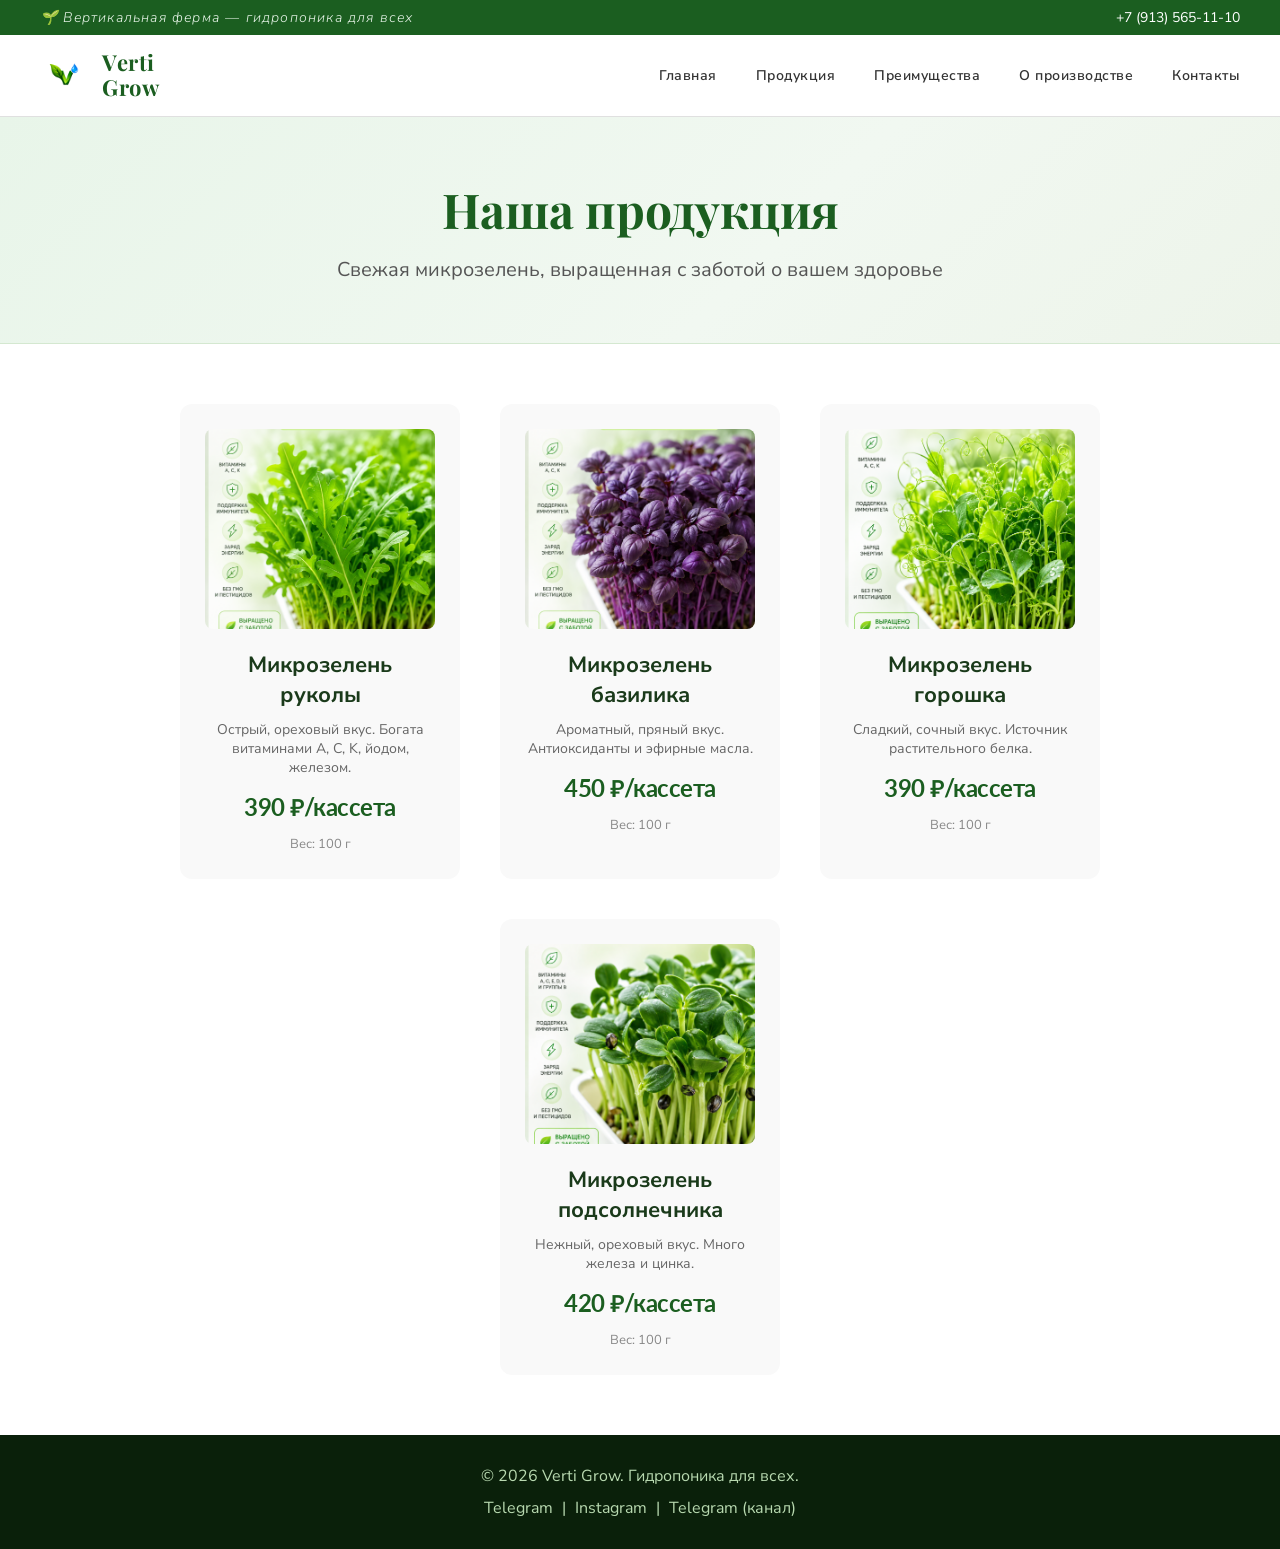
<file: products.html>
<!DOCTYPE html>
<html lang="ru">
<head>
    <meta charset="UTF-8">
    <title>Продукция | Вертикальная ферма</title>
    <link rel="preconnect" href="https://fonts.googleapis.com">
    <link rel="preconnect" href="https://fonts.gstatic.com" crossorigin>
    <link href="https://fonts.googleapis.com/css2?family=Nunito+Sans:ital,opsz,wght@0,6..12,300;0,6..12,400;0,6..12,600;0,6..12,700;1,6..12,300&family=Playfair+Display:wght@600;700&family=Lato:wght@400;700&display=swap" rel="stylesheet">
    <link rel="stylesheet" href="style.css">
</head>
<body>

<!-- ВЕРХНЯЯ ПЛАНКА -->
<div id="topBar">
    <div id="topBarContainer">
        <span id="topBarText">🌱 Вертикальная ферма — гидропоника для всех</span>
        <span id="topBarPhone">+7 (913) 565-11-10</span>
    </div>
</div>

<!-- ШАПКА С МЕНЮ -->
<div id="header">
    <div id="headerContainer">
        <div id="logo">
            <a href="index.html">
                <img src="images/logo.png" alt="Логотип">
                <span>Verti<br>Grow</span>
            </a>
        </div>
        <div id="nav">
            <a href="index.html">Главная</a>
            <a href="products.html">Продукция</a>
            <a href="advantages.html">Преимущества</a>
            <a href="about.html">О производстве</a>
            <a href="contacts.html">Контакты</a>
        </div>
    </div>
</div>

<!-- ЗАГОЛОВОК СТРАНИЦЫ -->
<div id="pageHeader">
    <div id="pageHeaderContainer">
        <h1>Наша продукция</h1>
        <p>Свежая микрозелень, выращенная с заботой о вашем здоровье</p>
    </div>
</div>

<!-- ПРОДУКЦИЯ (полный каталог) -->
<div id="catalog">
    <div id="catalogContainer">
        <div class="catalogGrid">
            <div class="catalogCard reveal reveal-delay-1">
                <img src="images/product1.jpg" alt="Микрозелень рукола">
                <h3>Микрозелень руколы</h3>
                <p>Острый, ореховый вкус. Богата витаминами A, C, K, йодом, железом.</p>
                <span class="price">390 ₽/кассета</span>
                <span class="weight">Вес: 100 г</span>
            </div>
            <div class="catalogCard reveal reveal-delay-2">
                <img src="images/product2.jpg" alt="Микрозелень базилик">
                <h3>Микрозелень базилика</h3>
                <p>Ароматный, пряный вкус. Антиоксиданты и эфирные масла.</p>
                <span class="price">450 ₽/кассета</span>
                <span class="weight">Вес: 100 г</span>
            </div>
            <div class="catalogCard reveal reveal-delay-3">
                <img src="images/product3.jpg" alt="Микрозелень горошек">
                <h3>Микрозелень горошка</h3>
                <p>Сладкий, сочный вкус. Источник растительного белка.</p>
                <span class="price">390 ₽/кассета</span>
                <span class="weight">Вес: 100 г</span>
            </div>
            <div class="catalogCard reveal reveal-delay-4">
                <img src="images/product4.jpg" alt="Микрозелень подсолнечник">
                <h3>Микрозелень подсолнечника</h3>
                <p>Нежный, ореховый вкус. Много железа и цинка.</p>
                <span class="price">420 ₽/кассета</span>
                <span class="weight">Вес: 100 г</span>
            </div>
        </div>
    </div>
</div>

<!-- ПОДВАЛ -->
<div id="footer">
    <div id="footerContainer">
        <p>© 2026 Verti Grow. Гидропоника для всех.</p>
        <div id="socials">
            <a href="https://t.me/bobafn52" target="_blank">Telegram</a> | 
            <a href="https://www.instagram.com/washed.boba" target="_blank">Instagram</a> | 
            <a href="https://t.me/maslumbabaland" target="_blank">Telegram (канал)</a>
        </div>
    </div>
</div>

<script>
  (function () {
    var els = document.querySelectorAll('.reveal, .reveal-left, .reveal-right');
    if (!els.length) return;
    var io = new IntersectionObserver(function (entries) {
      entries.forEach(function (e) {
        if (e.isIntersecting) {
          e.target.classList.add('visible');
          io.unobserve(e.target);
        }
      });
    }, { threshold: 0.12 });
    els.forEach(function (el) { io.observe(el); });
  })();
</script>
</body>
</html>
</file>
<file: style.css>
/* ========== GOOGLE FONTS ========== */
@import url('https://fonts.googleapis.com/css2?family=Nunito+Sans:ital,opsz,wght@0,6..12,300;0,6..12,400;0,6..12,600;0,6..12,700;1,6..12,300&family=Playfair+Display:wght@600;700&family=Lato:wght@400;700&display=swap');

* {
    margin: 0;
    padding: 0;
    box-sizing: border-box;
}

body {
    font-family: 'Nunito Sans', 'Segoe UI', Arial, sans-serif;
    background: white;
    color: #1a3a1a;
    width: 100%;
    overflow-x: auto;
}

/* ПЛАВНАЯ ПРОКРУТКА ВСЕЙ СТРАНИЦЫ */
html {
    scroll-behavior: smooth;
}

/* ========== ВЕРХНЯЯ ПЛАНКА ========== */
#topBar {
    background: #1b5e20;
    color: white;
    padding: 8px 0;
    font-size: 14px;
}

#topBarContainer {
    width: 1200px;
    margin: 0 auto;
    display: flex;
    justify-content: space-between;
}

/* ========== ШАПКА ========== */
#header {
    background: white;
    border-bottom: 1px solid #e0e0e0;
    padding: 15px 0;
}

#headerContainer {
    width: 1200px;
    margin: 0 auto;
    display: flex;
    justify-content: space-between;
    align-items: center;
}

#logo a {
    display: flex;
    align-items: center;
    gap: 12px;
    text-decoration: none;
}

#logo img {
    width: 50px;
    height: 50px;
}

#logo span {
    font-size: 20px;
    font-weight: bold;
    color: #1b5e20;
    line-height: 1.2;
}

#nav a {
    text-decoration: none;
    color: #333;
    margin-left: 35px;
    font-weight: 600;
    font-size: 14px;
    letter-spacing: 0.5px;
    position: relative;
    padding-bottom: 3px;
}

#nav a::after {
    content: '';
    position: absolute;
    bottom: 0;
    left: 0;
    width: 0;
    height: 2px;
    background: #1b5e20;
    transition: width 0.25s ease;
}

#nav a:hover {
    color: #1b5e20;
}

#nav a:hover::after {
    width: 100%;
}

/* ========== HERO БЛОК ========== */
/* ========== HERO БЛОК (на весь экран) ========== */
#hero {
    position: relative;
    height: 100vh;
    min-height: 600px;
    background-image: url('images/hero-bg.jpg');
    background-size: cover;
    background-position: center;
}

#heroOverlay {
    position: absolute;
    top: 0;
    left: 0;
    width: 100%;
    height: 100%;
    background: rgba(0, 0, 0, 0.45);
}

#heroContent {
    position: relative;
    z-index: 2;
    width: 1200px;
    margin: 0 auto;
    top: 50%;
    transform: translateY(-50%);
    color: white;
    text-align: center;
}

#heroContent h1 {
    font-family: 'Playfair Display', Georgia, serif;
    font-size: 52px;
    font-weight: 700;
    line-height: 1.15;
    margin-bottom: 20px;
}

#heroContent p {
    font-size: 22px;
    margin-bottom: 30px;
}

/* ========== КНОПКА СКРОЛЛА ВНИЗ (АНИМИРОВАННАЯ) ========== */
#scrollDown {
    position: absolute;
    bottom: -150px;
    left: 50%;
    transform: translateX(-50%);
    text-align: center;
    cursor: pointer;
}

#scrollLink {
    display: inline-block;
    text-decoration: none;
}

#scrollLink span {
    display: block;
    width: 30px;
    height: 30px;
    border-bottom: 3px solid white;
    border-right: 3px solid white;
    transform: rotate(45deg);
    margin: -10px auto;
    animation: scrollAnimation 2s infinite;
}

#scrollLink span:nth-child(2) {
    animation-delay: -0.2s;
}

#scrollLink span:nth-child(3) {
    animation-delay: -0.4s;
}

@keyframes scrollAnimation {
    0% {
        opacity: 0;
        transform: rotate(45deg) translate(-10px, -10px);
    }
    50% {
        opacity: 1;
    }
    100% {
        opacity: 0;
        transform: rotate(45deg) translate(10px, 10px);
    }
}

#scrollDown p {
    color: white;
    font-size: 14px;
    margin-top: 15px;
    letter-spacing: 2px;
}

/* ========== ЗАГОЛОВКИ СТРАНИЦ (для внутренних страниц) ========== */
#pageHeader {
    background: linear-gradient(135deg, #e8f5e9 0%, #f1f8f1 60%, #edf4ea 100%);
    padding: 60px 0;
    text-align: center;
    border-bottom: 1px solid #d4e8d0;
}

#pageHeaderContainer {
    width: 1200px;
    margin: 0 auto;
}

#pageHeaderContainer h1 {
    font-family: 'Playfair Display', Georgia, serif;
    font-size: 48px;
    font-weight: 700;
    color: #1b5e20;
    margin-bottom: 15px;
}

#pageHeaderContainer p {
    font-size: 20px;
    color: #555;
}

/* ========== БЛОК "ВЫБЕРИ СВОЙ" ========== */
#choose {
    background: #f5faf4;
    padding: 60px 0;
    text-align: center;
}

#chooseContainer {
    width: 1200px;
    margin: 0 auto;
}

#chooseContainer h2 {
    font-family: 'Playfair Display', Georgia, serif;
    font-size: 36px;
    color: #1b5e20;
    margin-bottom: 20px;
}

#chooseContainer > p {
    font-size: 18px;
    color: #555;
    margin-bottom: 50px;
}

#chooseOptions {
    display: flex;
    justify-content: center;
    gap: 40px;
}

.chooseCard {
    background: white;
    width: 400px;
    padding: 40px 30px;
    border-radius: 4px 20px 20px 4px;
    box-shadow: 0 5px 20px rgba(0,0,0,0.05);
    border-left: 4px solid #2e7d32;
    transition: box-shadow 0.25s ease, transform 0.25s ease;
}

.chooseCard:hover {
    box-shadow: 0 10px 30px rgba(0,0,0,0.1);
    transform: translateY(-4px);
}

.chooseIcon {
    font-size: 60px;
    margin-bottom: 20px;
}

.chooseCard h3 {
    font-size: 24px;
    margin-bottom: 15px;
}

.chooseCard p {
    font-size: 16px;
    color: #666;
}

/* ========== БЛОК ПРЕИМУЩЕСТВ ========== */
#advantages {
    padding: 60px 0;
    background: white;
    text-align: center;
}

#advantagesContainer {
    width: 1200px;
    margin: 0 auto;
}

#advantagesContainer h2 {
    font-family: 'Playfair Display', Georgia, serif;
    font-size: 36px;
    color: #1b5e20;
    margin-bottom: 50px;
}

#advantagesGrid {
    display: flex;
    flex-wrap: wrap;
    justify-content: center;
    gap: 30px;
}

.advantageItem {
    width: 350px;
    background: #f9f9f9;
    padding: 32px 24px 28px;
    border-radius: 4px 4px 16px 16px;
    border-top: 3px solid #4caf50;
    transition: transform 0.2s ease, box-shadow 0.2s ease;
}

.advantageItem:hover {
    transform: translateY(-5px);
    box-shadow: 0 12px 28px rgba(27, 94, 32, 0.1);
}

.advIcon {
    font-size: 48px;
    margin-bottom: 15px;
}

.advantageItem h3 {
    font-size: 20px;
    margin-bottom: 12px;
}

.advantageItem p {
    font-size: 14px;
    color: #666;
}

/* ========== БЛОК ПРОДУКЦИИ ========== */
#production {
    background: #edf4ea;
    padding: 60px 0;
    text-align: center;
}

#productionContainer {
    width: 1200px;
    margin: 0 auto;
}

#productionContainer h2 {
    font-family: 'Playfair Display', Georgia, serif;
    font-size: 36px;
    color: #1b5e20;
    margin-bottom: 15px;
}

#productionDesc {
    font-size: 16px;
    color: #555;
    margin-bottom: 50px;
}

#productionGrid {
    display: flex;
    justify-content: center;
    gap: 30px;
    flex-wrap: wrap;
}

.productCard {
    background: white;
    width: 260px;
    padding: 20px;
    border-radius: 12px;
    box-shadow: 0 3px 12px rgba(0,0,0,0.07);
    transition: all 0.3s ease-out;
}

.productCard:hover {
    animation: shipRocking 0.6s ease-in-out infinite;
    transform: translateY(-8px);
    box-shadow: 0 20px 30px rgba(0, 0, 0, 0.15);
}

.productCard img {
    width: 100%;
    height: 180px;
    object-fit: cover;
    border-radius: 8px;
    margin-bottom: 15px;
}

.productCard h3 {
    font-size: 20px;
    margin-bottom: 10px;
}

.productCard p {
    font-size: 13px;
    color: #666;
    margin-bottom: 12px;
}

.price {
    display: inline-block;
    font-family: 'Lato', 'Nunito Sans', sans-serif;
    font-size: 22px;
    font-weight: 700;
    color: #1b5e20;
    letter-spacing: -0.5px;
}

/* ========== БЛОК "О ПРОИЗВОДСТВЕ" ========== */
#about {
    padding: 60px 0;
    background: white;
}

#aboutContainer {
    width: 1200px;
    margin: 0 auto;
}

#aboutContainer h2 {
    font-family: 'Playfair Display', Georgia, serif;
    font-size: 36px;
    color: #1b5e20;
    margin-bottom: 40px;
    text-align: center;
}

#aboutContent {
    display: flex;
    gap: 60px;
    align-items: center;
}

#aboutText {
    flex: 1;
}

#aboutText p {
    font-size: 16px;
    line-height: 1.6;
    margin-bottom: 20px;
    color: #444;
}

#aboutImage {
    flex: 1;
}

#aboutImage img {
    width: 100%;
    border-radius: 20px;
}

/* ========== БЛОК "ФИРМЕННЫЙ МАГАЗИН" ========== */
#store {
    background: #1b5e20;
    padding: 60px 0;
    text-align: center;
    color: white;
}

#storeContainer {
    width: 1200px;
    margin: 0 auto;
}

#storeContainer h2 {
    font-family: 'Playfair Display', Georgia, serif;
    font-size: 32px;
    margin-bottom: 20px;
}

#storeContainer p {
    font-size: 18px;
    margin-bottom: 30px;
    opacity: 0.95;
}

#storeContainer a {
    display: inline-block;
    background: white;
    color: #1b5e20;
    padding: 14px 44px;
    text-decoration: none;
    font-weight: 700;
    font-size: 15px;
    letter-spacing: 0.5px;
    border-radius: 6px;
    transition: background 0.2s ease, transform 0.2s ease, box-shadow 0.2s ease;
}

#storeContainer a:hover {
    background: #f9fff9;
    transform: translateY(-2px);
    box-shadow: 0 6px 18px rgba(0,0,0,0.15);
}

/* ========== БЛОК КОНТАКТОВ ========== */
#contacts {
    background: #f5faf4;
    padding: 60px 0;
    text-align: center;
}

#contactsContainer {
    width: 1200px;
    margin: 0 auto;
}

#contactsContainer h2 {
    font-family: 'Playfair Display', Georgia, serif;
    font-size: 36px;
    color: #1b5e20;
    margin-bottom: 10px;
}

#contactsContainer > p {
    font-size: 16px;
    color: #666;
    margin-bottom: 50px;
}

#contactsGrid {
    display: flex;
    justify-content: center;
    gap: 40px;
    flex-wrap: wrap;
}

.contactCard {
    background: white;
    width: 320px;
    padding: 30px;
    border-radius: 20px;
    text-align: left;
    box-shadow: 0 5px 15px rgba(0,0,0,0.05);
}

.contactCard h3 {
    font-family: 'Playfair Display', Georgia, serif;
    font-size: 18px;
    color: #1b5e20;
    margin-bottom: 15px;
}

.contactCard p {
    font-size: 15px;
    margin-bottom: 8px;
    color: #555;
}

/* ========== СТРАНИЦА "ПРОДУКЦИЯ" ========== */
#catalog {
    padding: 60px 0;
    background: white;
}

#catalogContainer {
    width: 1200px;
    margin: 0 auto;
}

.catalogGrid {
    display: flex;
    justify-content: center;
    gap: 40px;
    flex-wrap: wrap;
}

.catalogCard {
    background: #f9f9f9;
    width: 280px;
    padding: 25px;
    border-radius: 12px;
    text-align: center;
    transition: transform 0.2s ease, box-shadow 0.2s ease;
}

.catalogCard:hover {
    transform: translateY(-5px);
    box-shadow: 0 14px 30px rgba(0,0,0,0.1);
}

.catalogCard img {
    width: 100%;
    height: 200px;
    object-fit: cover;
    border-radius: 8px;
    margin-bottom: 15px;
}

.catalogCard h3 {
    font-size: 22px;
    margin-bottom: 10px;
}

.catalogCard p {
    font-size: 14px;
    color: #666;
    margin-bottom: 15px;
}

.catalogCard .price {
    font-size: 24px;
    display: block;
    margin-bottom: 8px;
}

.weight {
    font-size: 13px;
    color: #888;
}

/* ========== СТРАНИЦА "ПРЕИМУЩЕСТВА" ========== */
#advantagesFull {
    padding: 60px 0;
    background: white;
}

#advantagesFullContainer {
    width: 1000px;
    margin: 0 auto;
}

.advantageFullItem {
    display: flex;
    gap: 30px;
    margin-bottom: 50px;
    align-items: flex-start;
}

.advFullIcon {
    font-size: 60px;
    min-width: 80px;
    text-align: center;
}

.advFullText h3 {
    font-size: 24px;
    color: #1b5e20;
    margin-bottom: 10px;
}

.advFullText p {
    font-size: 16px;
    color: #555;
    line-height: 1.5;
}

/* ========== СТРАНИЦА "О ПРОИЗВОДСТВЕ" ========== */
#aboutFull {
    padding: 60px 0;
    background: white;
}

#aboutFullContainer {
    width: 1100px;
    margin: 0 auto;
    display: flex;
    gap: 60px;
    align-items: flex-start;
}

#aboutFullText {
    flex: 1.2;
}

#aboutFullText p {
    font-size: 16px;
    line-height: 1.6;
    margin-bottom: 25px;
    color: #444;
}

#aboutFullText h3 {
    font-size: 24px;
    color: #1b5e20;
    margin: 25px 0 15px 0;
}

#aboutFullImage {
    flex: 0.8;
}

#aboutFullImage img {
    width: 100%;
    border-radius: 20px;
}

/* ========== СТРАНИЦА "КОНТАКТЫ" ========== */
#contactsFull {
    padding: 60px 0;
    background: white;
}

#contactsFullContainer {
    width: 1000px;
    margin: 0 auto;
    display: flex;
    flex-wrap: wrap;
    gap: 40px;
    justify-content: center;
}

.contactFullCard {
    background: #f9f9f9;
    width: 400px;
    padding: 30px;
    border-radius: 24px;
}

.contactFullCard h3 {
    font-size: 22px;
    color: #1b5e20;
    margin-bottom: 20px;
}

.contactFullCard p {
    font-size: 15px;
    margin-bottom: 12px;
    color: #555;
}

.contactFullCard strong {
    color: #333;
}

/* ========== ПОДВАЛ ========== */
#footer {
    background: #0a200a;
    color: #b8d9b0;
    padding: 30px 0;
    text-align: center;
}

#footerContainer {
    width: 1200px;
    margin: 0 auto;
}

#footerContainer p {
    margin-bottom: 10px;
}

#socials a {
    color: #b8d9b0;
    text-decoration: none;
    margin: 0 5px;
}

#socials a:hover {
    color: white;
}
/* ========== ЭФФЕКТ "КОРАБЛЬ НА ВОЛНАХ" ДЛЯ КАРТОЧЕК ТОВАРОВ ========== */

@keyframes shipRocking {
    0% {
        transform: translateY(-8px) rotate(0deg);
    }
    25% {
        transform: translateY(-10px) rotate(2deg);
    }
    50% {
        transform: translateY(-8px) rotate(0deg);
    }
    75% {
        transform: translateY(-6px) rotate(-2deg);
    }
    100% {
        transform: translateY(-8px) rotate(0deg);
    }
}
/* ========== ТЕХНОЛОГИЧЕСКИЙ ПРОЦЕСС (6 ШАГОВ) ========== */
#techProcess {
    padding: 60px 0;
    background: white;
}

#techProcessContainer {
    width: 1100px;
    margin: 0 auto;
}

#techProcessContainer h2 {
    font-family: 'Playfair Display', Georgia, serif;
    font-size: 36px;
    color: #1b5e20;
    text-align: center;
    margin-bottom: 15px;
}

#techProcessContainer > p {
    text-align: center;
    font-size: 18px;
    color: #555;
    margin-bottom: 60px;
}

.techStep {
    display: flex;
    gap: 50px;
    margin-bottom: 60px;
    align-items: center;
}

.techStepImage {
    flex: 1;
}

.techStepImage img {
    width: 100%;
    border-radius: 24px;
    box-shadow: 0 10px 25px rgba(0, 0, 0, 0.1);
    transition: transform 0.3s;
}

.techStepImage img:hover {
    transform: scale(1.02);
}

.techStepContent {
    flex: 1;
}

.techStepNumber {
    font-family: 'Playfair Display', Georgia, serif;
    font-size: 52px;
    font-weight: 700;
    color: #c8e6c9;
    display: block;
    line-height: 1;
    margin-bottom: 10px;
}

.techStepContent h3 {
    font-family: 'Playfair Display', Georgia, serif;
    font-size: 26px;
    color: #1b5e20;
    margin-bottom: 15px;
}

.techStepContent p {
    font-size: 16px;
    line-height: 1.5;
    color: #444;
}

/* Чередование: чётные шаги — картинка справа */
.techStep:nth-child(even) {
    flex-direction: row-reverse;
}

/* Адаптация для мобильных (если нужно) */
@media (max-width: 900px) {
    .techStep {
        flex-direction: column !important;
    }
    #techProcessContainer {
        width: 90%;
    }
}
#socials a:hover {
    color: #00ff88;
    text-shadow: 
        0 0 5px #00ff88,
        0 0 12px #00ff88,
        0 0 25px #00ff44,
        0 0 40px #00cc33,
        0 0 60px #00aa22;
    transform: scale(1.15);
    background: rgba(0, 255, 136, 0.15);
    letter-spacing: 0.5px;
}
/* ========== БЛОК "РАБОТНИКИ И ДОЛЖНОСТИ" ========== */
#teamSection {
    padding: 80px 0;
    background: linear-gradient(180deg, #f5faf4 0%, #ffffff 100%);
}

#teamContainer {
    width: 1000px;
    margin: 0 auto;
    text-align: center;
}

#teamContainer h2 {
    font-family: 'Playfair Display', Georgia, serif;
    font-size: 36px;
    color: #1b5e20;
    margin-bottom: 12px;
}

#teamContainer > p {
    font-size: 17px;
    color: #666;
    margin-bottom: 60px;
}

#teamGrid {
    display: flex;
    justify-content: center;
    flex-wrap: wrap;
    gap: 40px;
}

.teamCard {
    background: white;
    width: 320px;
    border-radius: 24px;
    overflow: hidden;
    box-shadow: 0 8px 30px rgba(27, 94, 32, 0.1);
    transition: transform 0.35s ease, box-shadow 0.35s ease;
    text-align: center;
}

.teamCard:hover {
    transform: translateY(-8px);
    box-shadow: 0 20px 45px rgba(27, 94, 32, 0.18);
}

.teamPhotoWrap {
    position: relative;
    width: 100%;
    height: 300px;
    overflow: hidden;
}

.teamPhotoWrap img {
    width: 100%;
    height: 100%;
    object-fit: cover;
    object-position: top center;
    transition: transform 0.5s ease;
}

.teamCard:hover .teamPhotoWrap img {
    transform: scale(1.05);
}

.teamPhotoOverlay {
    position: absolute;
    bottom: 0;
    left: 0;
    width: 100%;
    height: 60px;
    background: linear-gradient(to top, white, transparent);
}

.teamInfo {
    padding: 20px 25px 30px;
}

.teamRole {
    display: inline-block;
    background: #e8f5e9;
    color: #1b5e20;
    font-size: 12px;
    font-weight: 700;
    letter-spacing: 2px;
    text-transform: uppercase;
    padding: 5px 16px;
    border-radius: 20px;
    margin-bottom: 12px;
    border: 1px solid #c8e6c9;
}

.teamInfo h3 {
    font-family: 'Playfair Display', Georgia, serif;
    font-size: 22px;
    color: #1b5e20;
    margin-bottom: 10px;
}

.teamInfo p {
    font-size: 14px;
    color: #666;
    line-height: 1.55;
}

/* Адаптация */
@media (max-width: 1024px) {
    #teamContainer {
        width: 95%;
        padding-left: 15px;
        padding-right: 15px;
    }
}

@media (max-width: 768px) {
    #teamSection {
        padding: 50px 0;
    }
    #teamContainer h2 {
        font-size: 28px;
    }
    #teamContainer > p {
        font-size: 14px;
        margin-bottom: 35px;
    }
    .teamCard {
        width: 90%;
        max-width: 320px;
    }
}


#logo span {
    font-family: 'Playfair Display', Georgia, serif;
    font-size: 22px;
    font-weight: 700;
    letter-spacing: 0.5px;
    color: #1b5e20;
    text-transform: none;
    font-style: normal;
    line-height: 1.15;
}
/* ========== ЭЛЕГАНТНЫЙ ШРИФТ ДЛЯ ВЕРХНЕЙ ПЛАНКИ ========== */
#topBarText {
    font-family: 'Nunito Sans', 'Lato', sans-serif;
    font-size: 14px;
    font-weight: 300;
    letter-spacing: 1.2px;
    color: #e8f5e9;
    font-style: italic;
}
/* ========== ИНТЕРАКТИВНЫЕ КАРТОЧКИ КОНТАКТОВ (с выезжающим текстом) ========== */
.contactInteractiveCard {
    position: relative;
    width: 380px;
    height: 320px;
    cursor: pointer;
}

.contactCardFront, .contactCardHover {
    position: absolute;
    width: 100%;
    height: 100%;
    backface-visibility: hidden;
    border-radius: 24px;
    padding: 25px;
    transition: all 0.5s ease;
    box-sizing: border-box;
}

/* Лицевая сторона (видна всегда) */
.contactCardFront {
    background: white;
    box-shadow: 0 10px 25px rgba(0, 0, 0, 0.1);
    text-align: left;
    z-index: 2;
}

/* Задняя сторона (появляется при наведении) */
.contactCardHover {
    background: #1b5e20;
    color: white;
    transform: translateY(15px);
    opacity: 0;
    visibility: hidden;
    box-shadow: 0 15px 35px rgba(0, 0, 0, 0.2);
}

/* При наведении — задняя сторона выезжает */
.contactInteractiveCard:hover .contactCardFront {
    transform: translateY(-10px);
    opacity: 0.95;
}

.contactInteractiveCard:hover .contactCardHover {
    transform: translateY(0);
    opacity: 1;
    visibility: visible;
    z-index: 3;
}

/* Иконка на лицевой стороне */
.contactIcon {
    font-size: 48px;
    margin-bottom: 15px;
    text-align: center;
}

.contactCardFront h3 {
    font-size: 20px;
    color: #1b5e20;
    margin-bottom: 15px;
    text-align: center;
}

.contactCardFront p {
    font-size: 14px;
    margin-bottom: 8px;
    color: #444;
}

.contactCardFront strong {
    color: #1b5e20;
}

.hoverHint {
    text-align: center;
    font-size: 11px;
    color: #999;
    margin-top: 15px;
    font-style: italic;
}

.contactCardHover h3 {
    font-size: 18px;
    margin-bottom: 15px;
    border-bottom: 2px solid #9ccc9c;
    display: inline-block;
    padding-bottom: 5px;
}

.contactCardHover p {
    font-size: 13px;
    margin-bottom: 10px;
    line-height: 1.4;
    color: #e8f5e9;
}

/* Адаптация для мобильных */
@media (max-width: 900px) {
    .contactInteractiveCard {
        width: 100%;
        height: auto;
        min-height: 320px;
        margin-bottom: 30px;
    }
    
    .contactCardFront, .contactCardHover {
        position: relative;
        width: 100%;
    }
    
    .contactCardHover {
        transform: translateY(0);
        margin-top: 10px;
        display: none;
    }
    
    .contactInteractiveCard:hover .contactCardFront {
        transform: translateY(0);
    }
    
    .contactInteractiveCard:hover .contactCardHover {
        display: block;
    }
}
/* ========== АНИМАЦИЯ ПОЯВЛЕНИЯ ПРИ СКРОЛЛЕ ========== */
.reveal {
    opacity: 0;
    transform: translateY(28px);
    transition: opacity 0.55s ease, transform 0.55s ease;
}

.reveal.visible {
    opacity: 1;
    transform: translateY(0);
}

.reveal-left {
    opacity: 0;
    transform: translateX(-28px);
    transition: opacity 0.55s ease, transform 0.55s ease;
}

.reveal-left.visible {
    opacity: 1;
    transform: translateX(0);
}

.reveal-right {
    opacity: 0;
    transform: translateX(28px);
    transition: opacity 0.55s ease, transform 0.55s ease;
}

.reveal-right.visible {
    opacity: 1;
    transform: translateX(0);
}

/* Задержки для эффекта «волны» в сетке */
.reveal-delay-1 { transition-delay: 0.08s; }
.reveal-delay-2 { transition-delay: 0.16s; }
.reveal-delay-3 { transition-delay: 0.24s; }
.reveal-delay-4 { transition-delay: 0.32s; }
.reveal-delay-5 { transition-delay: 0.40s; }
.reveal-delay-6 { transition-delay: 0.48s; }

/* Уважаем пользователей с reduced motion */
@media (prefers-reduced-motion: reduce) {
    .reveal, .reveal-left, .reveal-right {
        opacity: 1;
        transform: none;
        transition: none;
    }
}

/* ========== aboutFullImage hover ========== */
#aboutFullImage img {
    width: 100%;
    border-radius: 12px;
    transition: transform 0.35s ease, box-shadow 0.35s ease;
}

#aboutFullImage img:hover {
    transform: scale(1.02);
    box-shadow: 0 16px 36px rgba(0,0,0,0.12);
}



/* ПЛАНШЕТЫ (до 1024px) */
@media (max-width: 1024px) {
    #topBarContainer,
    #headerContainer,
    #heroContent,
    #chooseContainer,
    #advantagesContainer,
    #productionContainer,
    #aboutContainer,
    #storeContainer,
    #contactsContainer,
    #footerContainer,
    #pageHeaderContainer,
    #catalogContainer,
    #advantagesFullContainer,
    #aboutFullContainer,
    #techProcessContainer {
        width: 95%;
        padding-left: 15px;
        padding-right: 15px;
    }
    
    #heroContent h1 {
        font-size: 42px;
    }
    
    #heroContent p {
        font-size: 18px;
    }
    
    .chooseCard {
        width: 320px;
    }
    
    .advantageItem {
        width: 300px;
    }
    
    .productCard {
        width: 220px;
    }
    
    .productCard img {
        height: 150px;
    }
    
    .contactInteractiveCard {
        width: 320px;
    }
    
    .catalogCard {
        width: 240px;
    }
    
    .catalogCard img {
        height: 160px;
    }
}

/* ТЕЛЕФОНЫ (до 768px) */
@media (max-width: 768px) {
    body {
        overflow-x: hidden;
    }
    
    /* Верхняя планка */
    #topBarContainer {
        flex-direction: column;
        text-align: center;
        gap: 5px;
    }
    
    #topBarText {
        font-size: 14px;
    }
    
    /* Шапка */
    #headerContainer {
        flex-direction: column;
        text-align: center;
        gap: 15px;
    }
    
    #nav {
        display: flex;
        flex-wrap: wrap;
        justify-content: center;
        gap: 12px;
    }
    
    #nav a {
        margin-left: 0;
        font-size: 13px;
        padding: 5px 10px;
    }
    
    #logo span {
        font-size: 16px;
        letter-spacing: 1px;
    }
    
    #logo img {
        width: 40px;
        height: 40px;
    }
    
    /* Hero блок */
    #hero {
        min-height: 500px;
    }
    
    #heroContent h1 {
        font-size: 28px;
    }
    
    #heroContent p {
        font-size: 14px;
        margin-bottom: 20px;
    }
    
    #scrollDown {
        bottom: 20px;
    }
    
    #scrollLink span {
        width: 22px;
        height: 22px;
    }
    
    #scrollDown p {
        font-size: 11px;
        margin-top: 8px;
    }
    
    /* Заголовки страниц */
    #pageHeader {
        padding: 40px 0;
    }
    
    #pageHeaderContainer h1 {
        font-size: 32px;
    }
    
    #pageHeaderContainer p {
        font-size: 16px;
    }
    
    /* Блок "ВЫБЕРИ СВОЙ" */
    #choose {
        padding: 40px 0;
    }
    
    #chooseContainer h2 {
        font-size: 28px;
    }
    
    #chooseContainer > p {
        font-size: 14px;
        margin-bottom: 30px;
    }
    
    #chooseOptions {
        flex-direction: column;
        align-items: center;
        gap: 20px;
    }
    
    .chooseCard {
        width: 90%;
        max-width: 350px;
        padding: 25px 20px;
    }
    
    .chooseIcon {
        font-size: 45px;
    }
    
    .chooseCard h3 {
        font-size: 20px;
    }
    
    .chooseCard p {
        font-size: 14px;
    }
    
    /* Преимущества */
    #advantages {
        padding: 40px 0;
    }
    
    #advantagesContainer h2 {
        font-size: 28px;
        margin-bottom: 30px;
    }
    
    #advantagesGrid {
        gap: 20px;
    }
    
    .advantageItem {
        width: 90%;
        max-width: 320px;
        padding: 20px 15px;
    }
    
    .advIcon {
        font-size: 38px;
    }
    
    .advantageItem h3 {
        font-size: 18px;
    }
    
    /* Продукция */
    #production {
        padding: 40px 0;
    }
    
    #productionContainer h2 {
        font-size: 28px;
    }
    
    #productionDesc {
        font-size: 13px;
        margin-bottom: 30px;
    }
    
    #productionGrid {
        gap: 20px;
    }
    
    .productCard {
        width: 90%;
        max-width: 260px;
    }
    
    .productCard img {
        height: 140px;
    }
    
    .productCard h3 {
        font-size: 18px;
    }
    
    .price {
        font-size: 18px;
    }
    
    /* О производстве */
    #about {
        padding: 40px 0;
    }
    
    #aboutContainer h2 {
        font-size: 28px;
        margin-bottom: 25px;
    }
    
    #aboutContent {
        flex-direction: column;
        gap: 25px;
    }
    
    #aboutText p {
        font-size: 14px;
    }
    
    /* Фирменный магазин */
    #store {
        padding: 40px 0;
    }
    
    #storeContainer h2 {
        font-size: 24px;
    }
    
    #storeContainer p {
        font-size: 14px;
        margin-bottom: 20px;
    }
    
    #storeContainer a {
        padding: 10px 30px;
        font-size: 14px;
    }
    
    /* Контакты на главной */
    #contacts {
        padding: 40px 0;
    }
    
    #contactsContainer h2 {
        font-size: 28px;
    }
    
    #contactsContainer > p {
        font-size: 13px;
        margin-bottom: 30px;
    }
    
    #contactsGrid {
        flex-direction: column;
        align-items: center;
        gap: 20px;
    }
    
    .contactCard {
        width: 90%;
        max-width: 320px;
        padding: 20px;
    }
    
    .contactCard h3 {
        font-size: 16px;
    }
    
    .contactCard p {
        font-size: 13px;
    }
    
    /* Страница "Продукция" */
    #catalog {
        padding: 40px 0;
    }
    
    .catalogCard {
        width: 90%;
        max-width: 280px;
        padding: 18px;
    }
    
    .catalogCard img {
        height: 160px;
    }
    
    .catalogCard h3 {
        font-size: 18px;
    }
    
    .catalogCard .price {
        font-size: 20px;
    }
    
    /* Страница "Преимущества" */
    #advantagesFull {
        padding: 40px 0;
    }
    
    #advantagesFullContainer {
        width: 90%;
    }
    
    .advantageFullItem {
        flex-direction: column;
        text-align: center;
        gap: 15px;
        margin-bottom: 35px;
    }
    
    .advFullIcon {
        font-size: 45px;
        min-width: auto;
    }
    
    .advFullText h3 {
        font-size: 20px;
    }
    
    .advFullText p {
        font-size: 14px;
    }
    
    /* Страница "О производстве" */
    #aboutFull {
        padding: 40px 0;
    }
    
    #aboutFullContainer {
        width: 90%;
        flex-direction: column;
        gap: 30px;
    }
    
    #aboutFullText p {
        font-size: 14px;
    }
    
    #aboutFullText h3 {
        font-size: 20px;
    }
    
    /* Технологический процесс (6 шагов) */
    #techProcess {
        padding: 40px 0;
    }
    
    #techProcessContainer {
        width: 90%;
    }
    
    #techProcessContainer h2 {
        font-size: 28px;
    }
    
    #techProcessContainer > p {
        font-size: 14px;
        margin-bottom: 35px;
    }
    
    .techStep {
        flex-direction: column !important;
        gap: 20px;
        margin-bottom: 40px;
    }
    
    .techStepNumber {
        font-size: 36px;
    }
    
    .techStepContent h3 {
        font-size: 22px;
    }
    
    .techStepContent p {
        font-size: 14px;
    }
    
    /* Страница контактов (интерактивные карточки) */
    #contactsFull {
        padding: 40px 0;
    }
    
    #contactsFullContainer {
        width: 90%;
        gap: 25px;
    }
    
    .contactInteractiveCard {
        width: 100%;
        min-height: auto;
    }
    
    .contactCardFront, .contactCardHover {
        position: relative;
        width: 100%;
    }
    
    .contactCardHover {
        transform: translateY(0);
        margin-top: 12px;
        display: none;
    }
    
    .contactInteractiveCard:hover .contactCardFront {
        transform: translateY(0);
        opacity: 1;
    }
    
    .contactInteractiveCard:hover .contactCardHover {
        display: block;
        opacity: 1;
        visibility: visible;
    }
    
    .contactIcon {
        font-size: 40px;
    }
    
    .contactCardFront h3 {
        font-size: 18px;
    }
    
    .contactCardFront p {
        font-size: 13px;
    }
    
    .hoverHint {
        font-size: 10px;
    }
    
    .contactCardHover h3 {
        font-size: 16px;
    }
    
    .contactCardHover p {
        font-size: 12px;
    }
    
    /* Подвал */
    #footer {
        padding: 25px 0;
    }
    
    #footerContainer p {
        font-size: 11px;
    }
    
    #socials {
        display: flex;
        flex-wrap: wrap;
        justify-content: center;
        gap: 8px;
    }
    
    #socials a {
        font-size: 12px;
        padding: 3px 6px;
    }
}

/* МАЛЕНЬКИЕ ТЕЛЕФОНЫ (до 480px) */
@media (max-width: 480px) {
    #heroContent h1 {
        font-size: 24px;
    }
    
    #heroContent p {
        font-size: 12px;
    }
    
    #chooseContainer h2,
    #advantagesContainer h2,
    #productionContainer h2,
    #aboutContainer h2,
    #contactsContainer h2,
    #pageHeaderContainer h1,
    #techProcessContainer h2 {
        font-size: 24px;
    }
    
    .productCard {
        width: 95%;
    }
    
    .productCard img {
        height: 130px;
    }
    
    .catalogCard {
        width: 95%;
    }
    
    .techStepContent h3 {
        font-size: 20px;
    }
    
    .contactCardFront {
        padding: 18px;
    }
    
    .contactCardHover {
        padding: 18px;
    }
}

/* Альбомная ориентация на телефонах */
@media (max-width: 900px) and (orientation: landscape) {
    #hero {
        min-height: 400px;
    }
    
    #heroContent {
        top: 50%;
        transform: translateY(-50%);
    }
    
    #heroContent h1 {
        font-size: 28px;
    }
    
    #heroContent p {
        font-size: 14px;
    }
}
</file>
